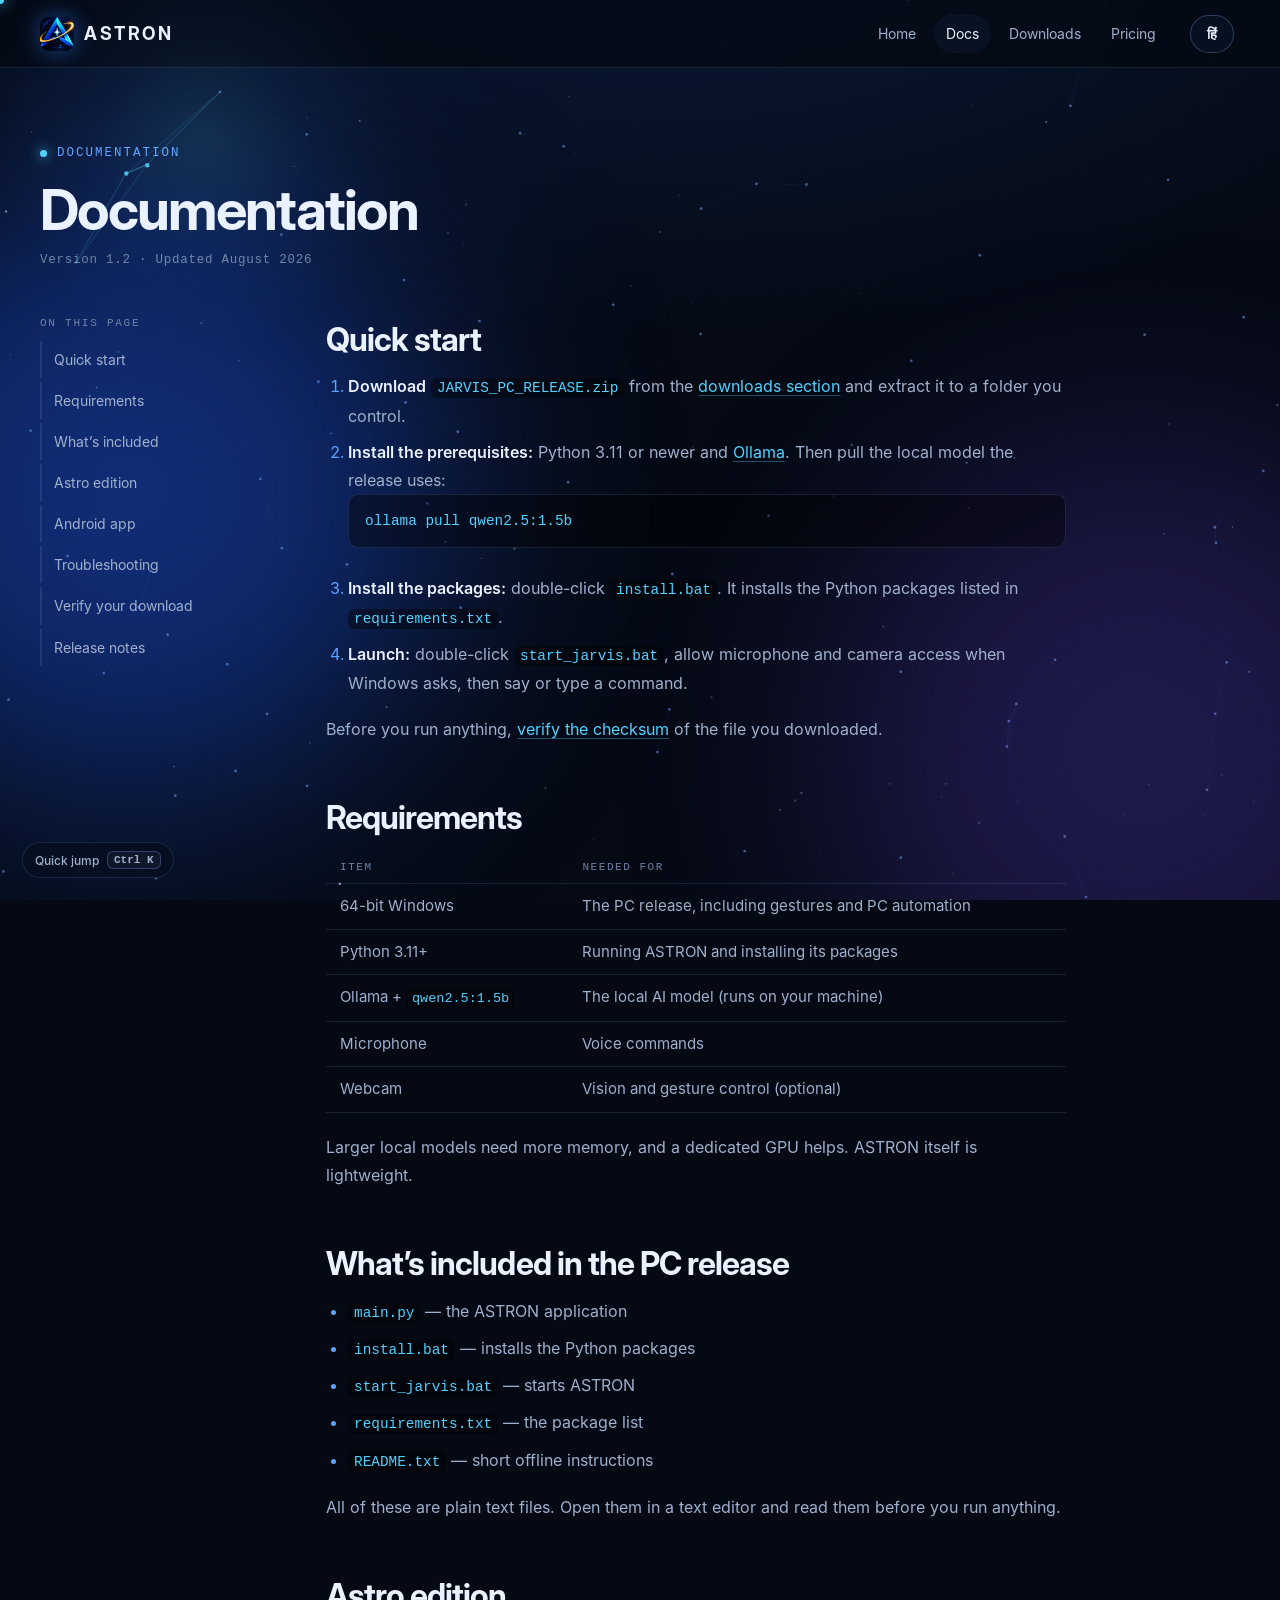
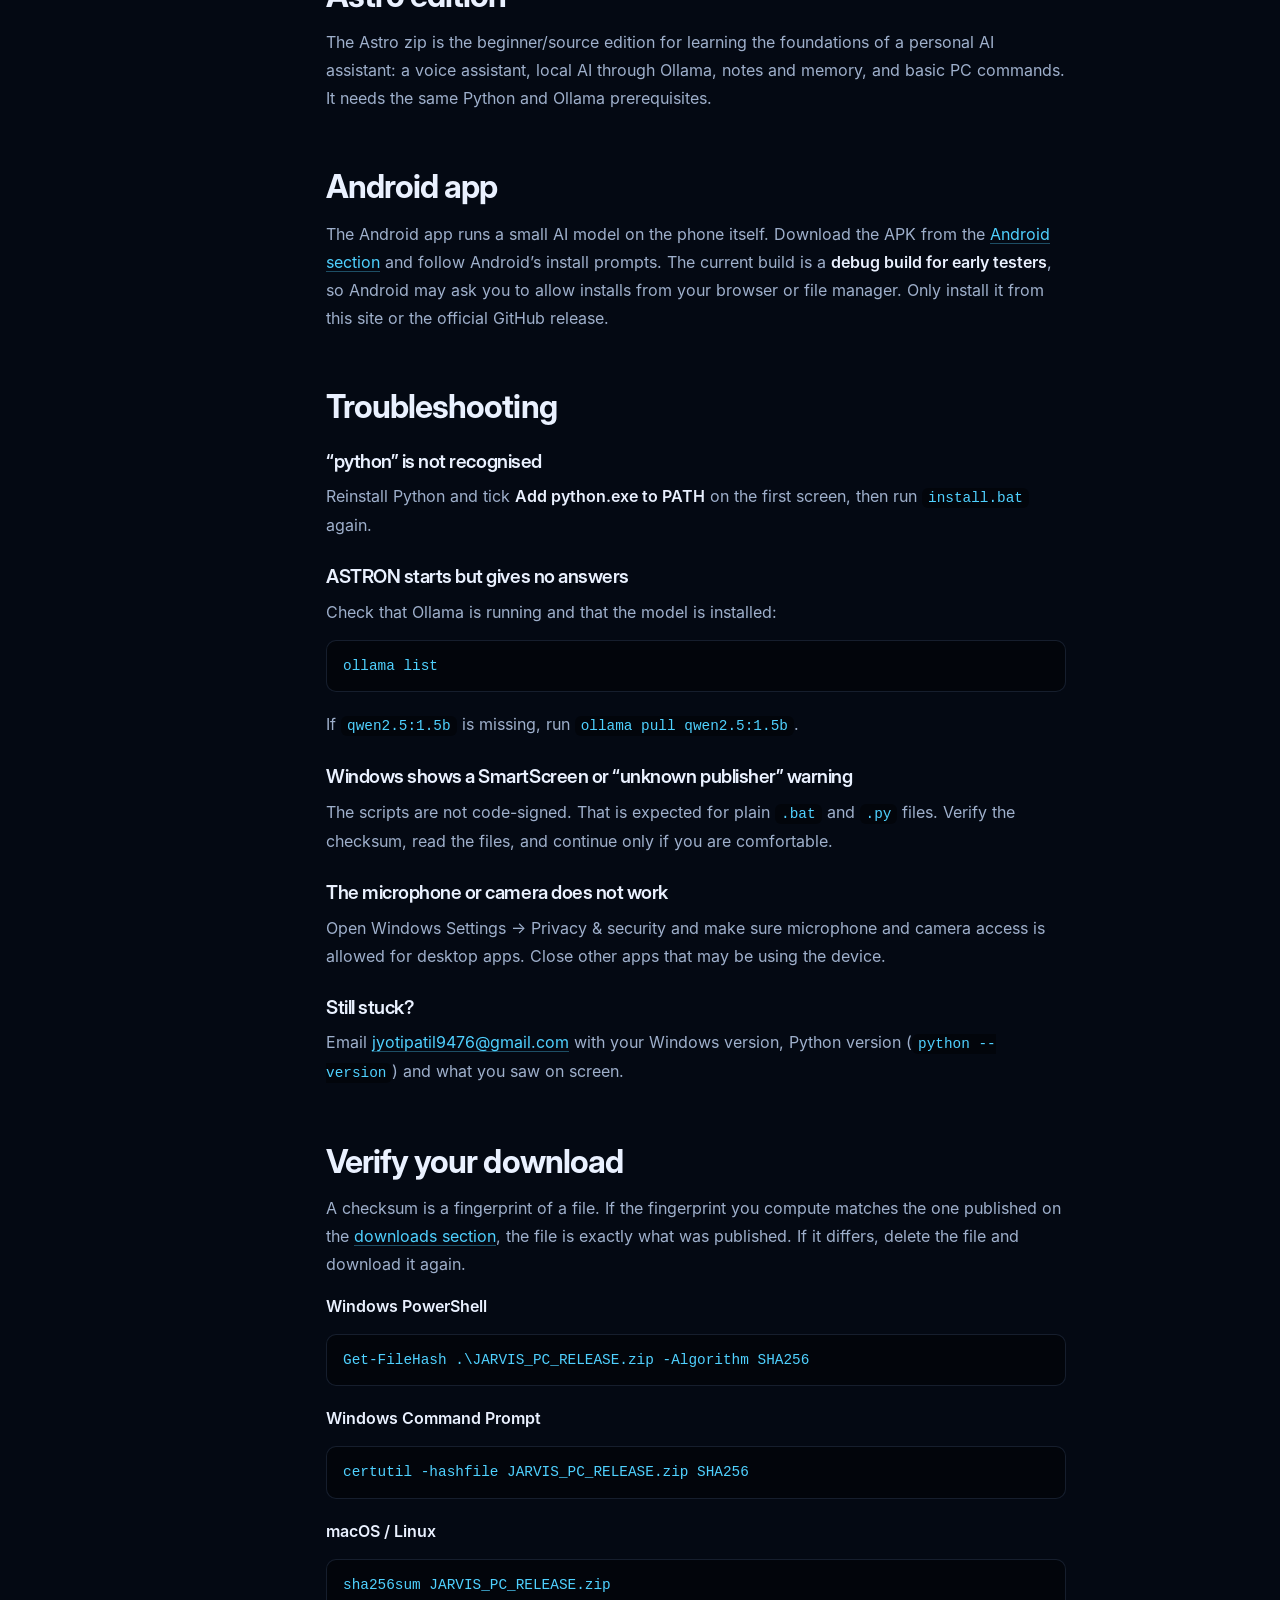
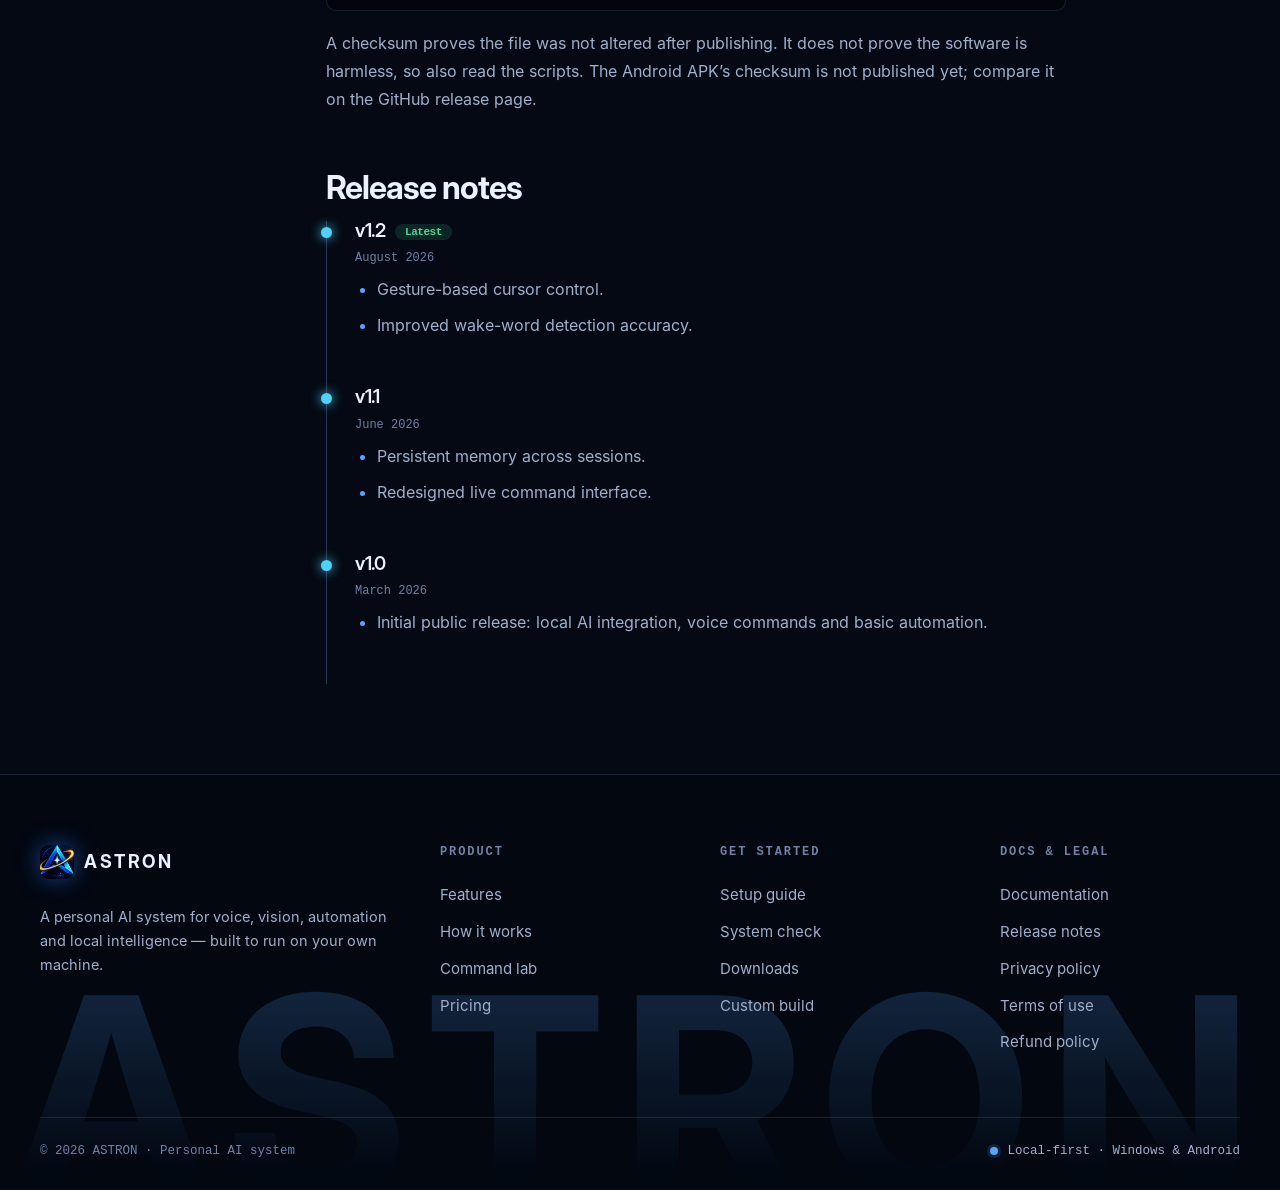
<file: docs.html>
<!DOCTYPE html>
<html lang="en">
<head>
<meta charset="UTF-8">
<meta name="viewport" content="width=device-width, initial-scale=1, viewport-fit=cover">
<script>document.documentElement.classList.add('js')</script>
<title>Documentation — ASTRON</title>
<meta name="description" content="Install, verify and troubleshoot ASTRON, plus release notes for every version.">
<meta name="theme-color" content="#040913">
<link rel="icon" href="favicon-48.png" sizes="48x48" type="image/png">
<link rel="icon" href="favicon-192.png" sizes="192x192" type="image/png">
<link rel="apple-touch-icon" href="apple-touch-icon.png">
<link rel="canonical" href="https://your-domain-here.com/docs.html">
<link rel="preload" as="font" type="font/woff" href="font-inter-400.woff" crossorigin>
<link rel="preload" as="font" type="font/woff" href="font-inter-display-700.woff" crossorigin>
<link rel="stylesheet" href="style.css">
<link rel="stylesheet" href="fx.css">
<link rel="stylesheet" href="fx3.css">
<link rel="stylesheet" href="fx4.css">
</head>
<body>
<a class="skip" href="#main">Skip to content</a>
<div class="bg-fx" aria-hidden="true"><canvas id="stars"></canvas><i class="aurora a1"></i><i class="aurora a2"></i></div>
<header class="simple-nav">
  <a class="logo" href="index.html"><img class="logo-img" src="astron-logo.webp" width="34" height="34" alt="" decoding="async">ASTRON</a>
  <nav class="links" aria-label="Primary">
    <a class="keep" href="index.html">Home</a>
    <a href="docs.html" class="active">Docs</a>
    <a href="index.html#downloads">Downloads</a>
    <a href="index.html#pricing">Pricing</a>
  </nav>
  <button type="button" class="lang-toggle" id="langToggle" aria-label="Switch language to Hindi" title="हिन्दी / English"><span>हिं</span></button>
</header>
<main id="main">
<section class="page-hero"><div class="container"><p class="eyebrow"><span class="eyebrow-dot"></span>Documentation</p><h1>Documentation</h1><p class="meta">Version 1.2 · Updated August 2026</p></div></section>
<div class="container doc-layout">
<aside class="doc-toc" aria-label="On this page"><h4>On this page</h4><a href="#quick-start">Quick start</a><a href="#requirements">Requirements</a><a href="#included">What’s included</a><a href="#starter">Astro edition</a><a href="#android">Android app</a><a href="#troubleshooting">Troubleshooting</a><a href="#verify">Verify your download</a><a href="#changelog">Release notes</a></aside>
<article class="prose">
<h2 id="quick-start">Quick start</h2>
<ol>
<li><strong>Download</strong> <code>JARVIS_PC_RELEASE.zip</code> from the <a href="index.html#downloads">downloads section</a> and extract it to a folder you control.</li>
<li><strong>Install the prerequisites:</strong> Python 3.11 or newer and <a href="https://ollama.com/download" rel="noopener">Ollama</a>. Then pull the local model the release uses:
<pre><code>ollama pull qwen2.5:1.5b</code></pre></li>
<li><strong>Install the packages:</strong> double-click <code>install.bat</code>. It installs the Python packages listed in <code>requirements.txt</code>.</li>
<li><strong>Launch:</strong> double-click <code>start_jarvis.bat</code>, allow microphone and camera access when Windows asks, then say or type a command.</li>
</ol>
<p>Before you run anything, <a href="#verify">verify the checksum</a> of the file you downloaded.</p>

<h2 id="requirements">Requirements</h2>
<table>
<tr><th>Item</th><th>Needed for</th></tr>
<tr><td>64-bit Windows</td><td>The PC release, including gestures and PC automation</td></tr>
<tr><td>Python 3.11+</td><td>Running ASTRON and installing its packages</td></tr>
<tr><td>Ollama + <code>qwen2.5:1.5b</code></td><td>The local AI model (runs on your machine)</td></tr>
<tr><td>Microphone</td><td>Voice commands</td></tr>
<tr><td>Webcam</td><td>Vision and gesture control (optional)</td></tr>
</table>
<p>Larger local models need more memory, and a dedicated GPU helps. ASTRON itself is lightweight.</p>

<h2 id="included">What’s included in the PC release</h2>
<ul>
<li><code>main.py</code> — the ASTRON application</li>
<li><code>install.bat</code> — installs the Python packages</li>
<li><code>start_jarvis.bat</code> — starts ASTRON</li>
<li><code>requirements.txt</code> — the package list</li>
<li><code>README.txt</code> — short offline instructions</li>
</ul>
<p>All of these are plain text files. Open them in a text editor and read them before you run anything.</p>

<h2 id="starter">Astro edition</h2>
<p>The Astro zip is the beginner/source edition for learning the foundations of a personal AI assistant: a voice assistant, local AI through Ollama, notes and memory, and basic PC commands. It needs the same Python and Ollama prerequisites.</p>

<h2 id="android">Android app</h2>
<p>The Android app runs a small AI model on the phone itself. Download the APK from the <a href="index.html#astron-android-download">Android section</a> and follow Android’s install prompts. The current build is a <strong>debug build for early testers</strong>, so Android may ask you to allow installs from your browser or file manager. Only install it from this site or the official GitHub release.</p>

<h2 id="troubleshooting">Troubleshooting</h2>
<h3>“python” is not recognised</h3>
<p>Reinstall Python and tick <strong>Add python.exe to PATH</strong> on the first screen, then run <code>install.bat</code> again.</p>
<h3>ASTRON starts but gives no answers</h3>
<p>Check that Ollama is running and that the model is installed:</p>
<pre><code>ollama list</code></pre>
<p>If <code>qwen2.5:1.5b</code> is missing, run <code>ollama pull qwen2.5:1.5b</code>.</p>
<h3>Windows shows a SmartScreen or “unknown publisher” warning</h3>
<p>The scripts are not code-signed. That is expected for plain <code>.bat</code> and <code>.py</code> files. Verify the checksum, read the files, and continue only if you are comfortable.</p>
<h3>The microphone or camera does not work</h3>
<p>Open Windows Settings → Privacy &amp; security and make sure microphone and camera access is allowed for desktop apps. Close other apps that may be using the device.</p>
<h3>Still stuck?</h3>
<p>Email <a href="mailto:jyotipatil9476@gmail.com">jyotipatil9476@gmail.com</a> with your Windows version, Python version (<code>python --version</code>) and what you saw on screen.</p>

<h2 id="verify">Verify your download</h2>
<p>A checksum is a fingerprint of a file. If the fingerprint you compute matches the one published on the <a href="index.html#downloads">downloads section</a>, the file is exactly what was published. If it differs, delete the file and download it again.</p>
<p><strong>Windows PowerShell</strong></p>
<pre><code>Get-FileHash .\JARVIS_PC_RELEASE.zip -Algorithm SHA256</code></pre>
<p><strong>Windows Command Prompt</strong></p>
<pre><code>certutil -hashfile JARVIS_PC_RELEASE.zip SHA256</code></pre>
<p><strong>macOS / Linux</strong></p>
<pre><code>sha256sum JARVIS_PC_RELEASE.zip</code></pre>
<p>A checksum proves the file was not altered after publishing. It does not prove the software is harmless, so also read the scripts. The Android APK’s checksum is not published yet; compare it on the GitHub release page.</p>

<h2 id="changelog">Release notes</h2>
<div class="release"><h3>v1.2<span class="tag">Latest</span></h3><time>August 2026</time>
<ul><li>Gesture-based cursor control.</li><li>Improved wake-word detection accuracy.</li></ul></div>
<div class="release"><h3>v1.1</h3><time>June 2026</time>
<ul><li>Persistent memory across sessions.</li><li>Redesigned live command interface.</li></ul></div>
<div class="release"><h3>v1.0</h3><time>March 2026</time>
<ul><li>Initial public release: local AI integration, voice commands and basic automation.</li></ul></div>
</article>
</div>
</main>

<footer class="footer">
  <div class="container footer-grid">
    <div class="footer-brand">
      <a class="logo" href="index.html"><img class="logo-img" src="astron-logo.webp" width="34" height="34" alt="" decoding="async">ASTRON</a>
      <p>A personal AI system for voice, vision, automation and local intelligence — built to run on your own machine.</p>
    </div>
    <nav aria-label="Product"><h4>Product</h4><a href="index.html#capabilities">Features</a><a href="index.html#architecture">How it works</a><a href="index.html#command-playground">Command lab</a><a href="index.html#pricing">Pricing</a></nav>
    <nav aria-label="Get started"><h4>Get started</h4><a href="index.html#setup">Setup guide</a><a href="index.html#compatibility">System check</a><a href="index.html#downloads">Downloads</a><a href="index.html#custom">Custom build</a></nav>
    <nav aria-label="Legal and docs"><h4>Docs &amp; legal</h4><a href="docs.html">Documentation</a><a href="docs.html#changelog">Release notes</a><a href="privacy.html">Privacy policy</a><a href="terms.html">Terms of use</a><a href="refund.html">Refund policy</a></nav>
  </div>
  <div class="container footer-bottom"><span>© <span id="year">2026</span> ASTRON · Personal AI system</span><span class="footer-status"><i class="dot-static" aria-hidden="true"></i>Local-first · Windows &amp; Android</span></div>
</footer>
<script src="site-config.js" defer></script>
<script src="i18n.js" defer></script>
<script src="script.js" defer></script>
<script src="fx.js" defer></script>
<script src="fx3.js" defer></script>
</body>
</html>
</file>
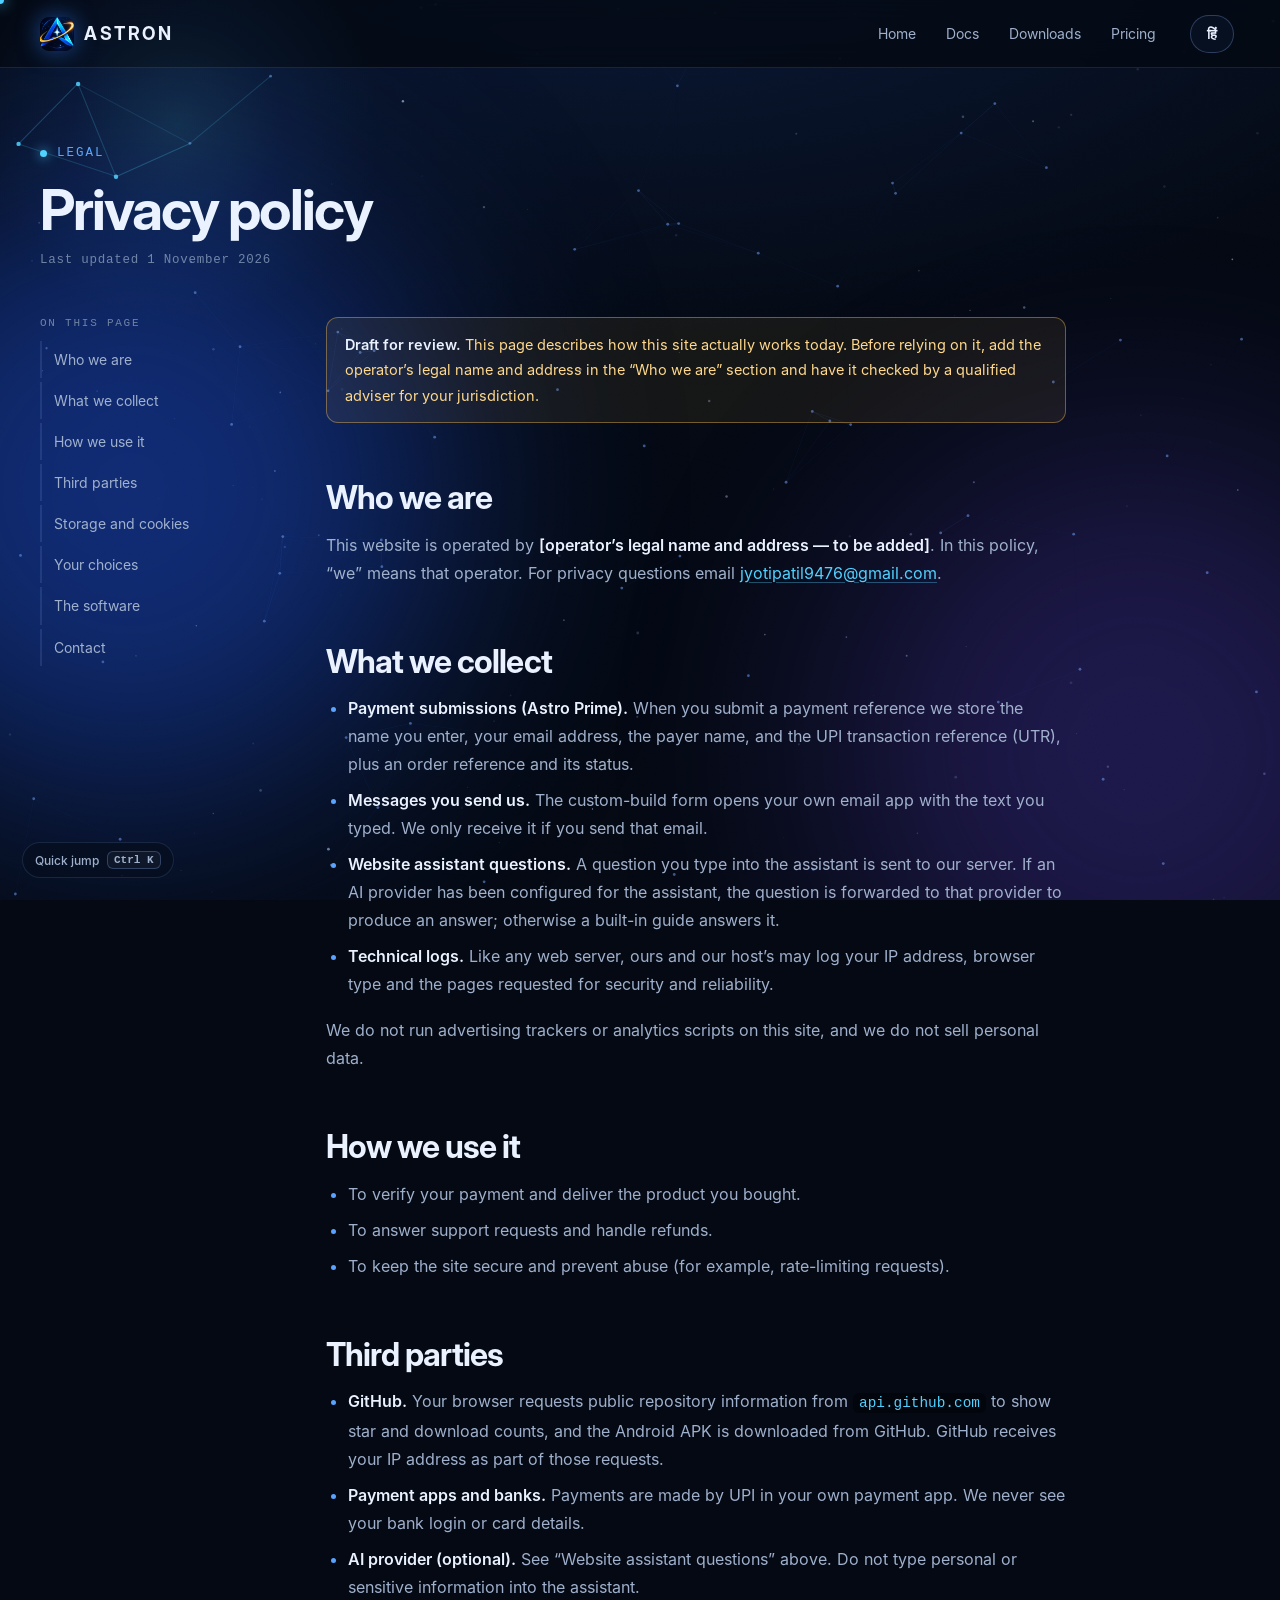
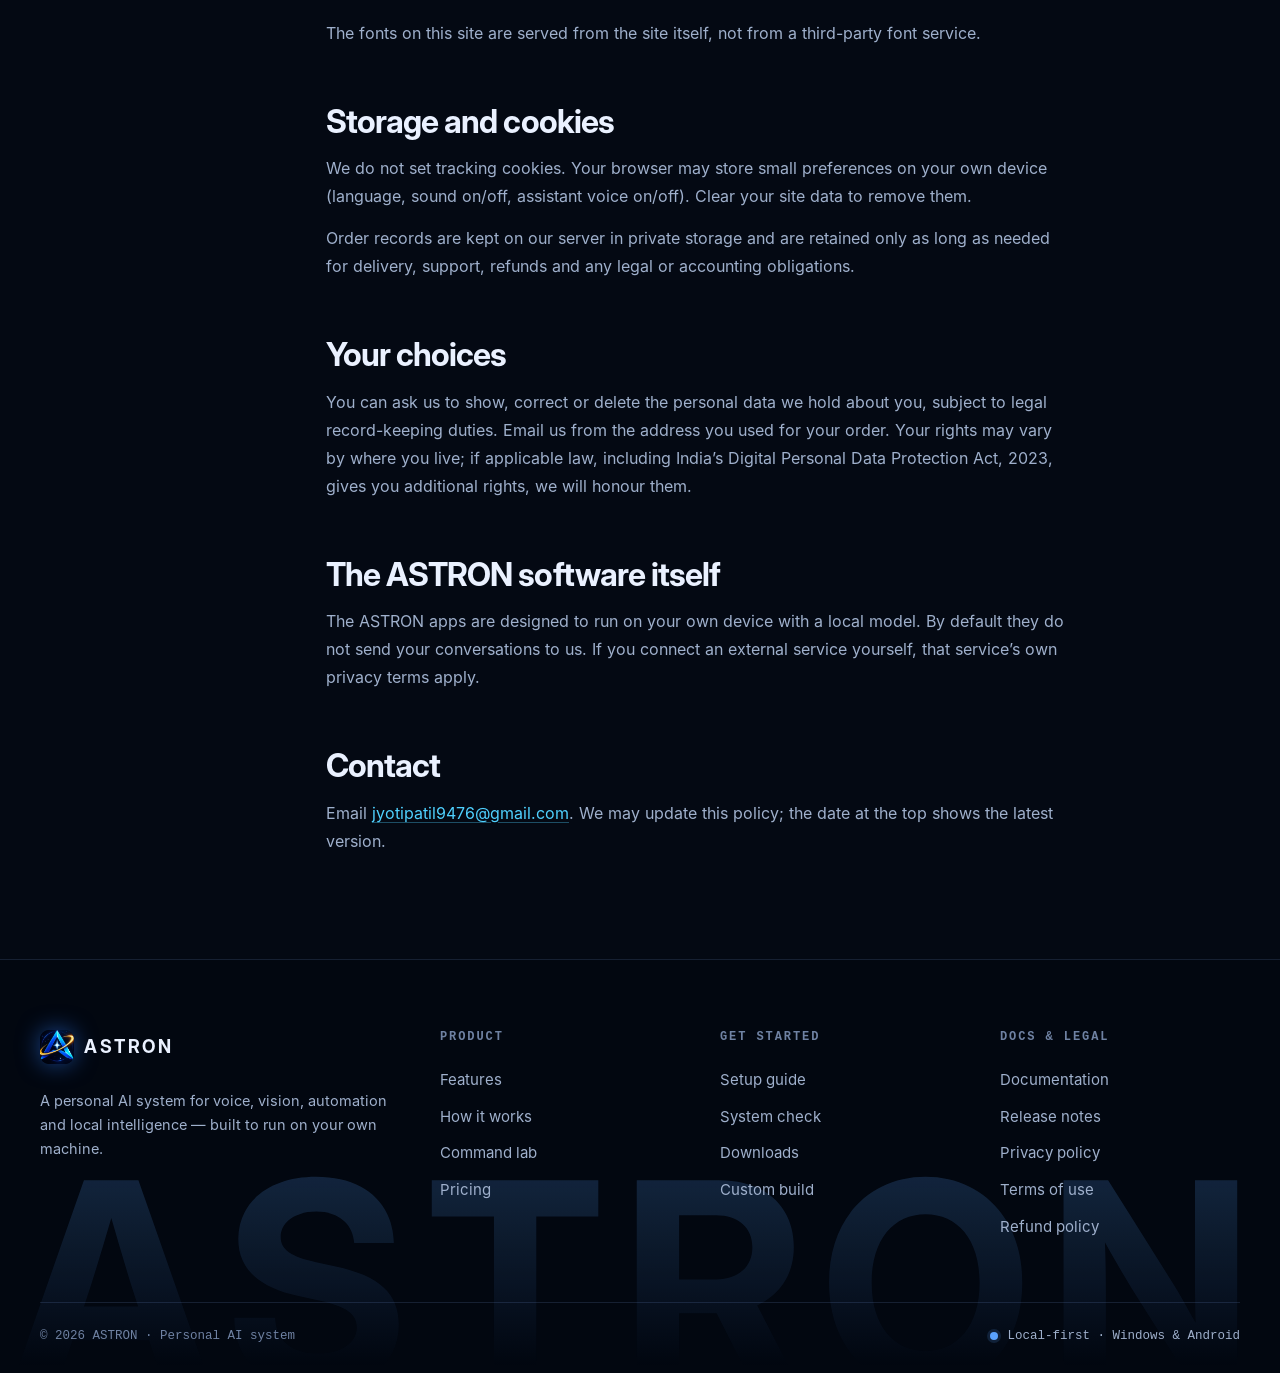
<file: privacy.html>
<!DOCTYPE html>
<html lang="en">
<head>
<meta charset="UTF-8">
<meta name="viewport" content="width=device-width, initial-scale=1, viewport-fit=cover">
<script>document.documentElement.classList.add('js')</script>
<title>Privacy policy — ASTRON</title>
<meta name="description" content="What ASTRON’s website collects, why, and how to contact us.">
<meta name="theme-color" content="#040913">
<link rel="icon" href="favicon-48.png" sizes="48x48" type="image/png">
<link rel="icon" href="favicon-192.png" sizes="192x192" type="image/png">
<link rel="apple-touch-icon" href="apple-touch-icon.png">
<link rel="canonical" href="https://your-domain-here.com/privacy.html">
<link rel="preload" as="font" type="font/woff" href="font-inter-400.woff" crossorigin>
<link rel="preload" as="font" type="font/woff" href="font-inter-display-700.woff" crossorigin>
<link rel="stylesheet" href="style.css">
<link rel="stylesheet" href="fx.css">
<link rel="stylesheet" href="fx3.css">
<link rel="stylesheet" href="fx4.css">
</head>
<body>
<a class="skip" href="#main">Skip to content</a>
<div class="bg-fx" aria-hidden="true"><canvas id="stars"></canvas><i class="aurora a1"></i><i class="aurora a2"></i></div>
<header class="simple-nav">
  <a class="logo" href="index.html"><img class="logo-img" src="astron-logo.webp" width="34" height="34" alt="" decoding="async">ASTRON</a>
  <nav class="links" aria-label="Primary">
    <a class="keep" href="index.html">Home</a>
    <a href="docs.html">Docs</a>
    <a href="index.html#downloads">Downloads</a>
    <a href="index.html#pricing">Pricing</a>
  </nav>
  <button type="button" class="lang-toggle" id="langToggle" aria-label="Switch language to Hindi" title="हिन्दी / English"><span>हिं</span></button>
</header>
<main id="main">
<section class="page-hero"><div class="container"><p class="eyebrow"><span class="eyebrow-dot"></span>Legal</p><h1>Privacy policy</h1><p class="meta">Last updated 1 November 2026</p></div></section>
<div class="container doc-layout">
<aside class="doc-toc" aria-label="On this page"><h4>On this page</h4><a href="#who">Who we are</a><a href="#collect">What we collect</a><a href="#use">How we use it</a><a href="#third">Third parties</a><a href="#storage">Storage and cookies</a><a href="#rights">Your choices</a><a href="#software">The software</a><a href="#contact">Contact</a></aside>
<article class="prose">
<p class="draft-note"><strong>Draft for review.</strong> This page describes how this site actually works today. Before relying on it, add the operator’s legal name and address in the “Who we are” section and have it checked by a qualified adviser for your jurisdiction.</p>
<h2 id="who">Who we are</h2>
<p>This website is operated by <strong>[operator’s legal name and address — to be added]</strong>. In this policy, “we” means that operator. For privacy questions email <a href="mailto:jyotipatil9476@gmail.com">jyotipatil9476@gmail.com</a>.</p>
<h2 id="collect">What we collect</h2>
<ul>
<li><strong>Payment submissions (Astro Prime).</strong> When you submit a payment reference we store the name you enter, your email address, the payer name, and the UPI transaction reference (UTR), plus an order reference and its status.</li>
<li><strong>Messages you send us.</strong> The custom-build form opens your own email app with the text you typed. We only receive it if you send that email.</li>
<li><strong>Website assistant questions.</strong> A question you type into the assistant is sent to our server. If an AI provider has been configured for the assistant, the question is forwarded to that provider to produce an answer; otherwise a built-in guide answers it.</li>
<li><strong>Technical logs.</strong> Like any web server, ours and our host’s may log your IP address, browser type and the pages requested for security and reliability.</li>
</ul>
<p>We do not run advertising trackers or analytics scripts on this site, and we do not sell personal data.</p>
<h2 id="use">How we use it</h2>
<ul>
<li>To verify your payment and deliver the product you bought.</li>
<li>To answer support requests and handle refunds.</li>
<li>To keep the site secure and prevent abuse (for example, rate-limiting requests).</li>
</ul>
<h2 id="third">Third parties</h2>
<ul>
<li><strong>GitHub.</strong> Your browser requests public repository information from <code>api.github.com</code> to show star and download counts, and the Android APK is downloaded from GitHub. GitHub receives your IP address as part of those requests.</li>
<li><strong>Payment apps and banks.</strong> Payments are made by UPI in your own payment app. We never see your bank login or card details.</li>
<li><strong>AI provider (optional).</strong> See “Website assistant questions” above. Do not type personal or sensitive information into the assistant.</li>
</ul>
<p>The fonts on this site are served from the site itself, not from a third-party font service.</p>
<h2 id="storage">Storage and cookies</h2>
<p>We do not set tracking cookies. Your browser may store small preferences on your own device (language, sound on/off, assistant voice on/off). Clear your site data to remove them.</p>
<p>Order records are kept on our server in private storage and are retained only as long as needed for delivery, support, refunds and any legal or accounting obligations.</p>
<h2 id="rights">Your choices</h2>
<p>You can ask us to show, correct or delete the personal data we hold about you, subject to legal record-keeping duties. Email us from the address you used for your order. Your rights may vary by where you live; if applicable law, including India’s Digital Personal Data Protection Act, 2023, gives you additional rights, we will honour them.</p>
<h2 id="software">The ASTRON software itself</h2>
<p>The ASTRON apps are designed to run on your own device with a local model. By default they do not send your conversations to us. If you connect an external service yourself, that service’s own privacy terms apply.</p>
<h2 id="contact">Contact</h2>
<p>Email <a href="mailto:jyotipatil9476@gmail.com">jyotipatil9476@gmail.com</a>. We may update this policy; the date at the top shows the latest version.</p>
</article>
</div>
</main>

<footer class="footer">
  <div class="container footer-grid">
    <div class="footer-brand">
      <a class="logo" href="index.html"><img class="logo-img" src="astron-logo.webp" width="34" height="34" alt="" decoding="async">ASTRON</a>
      <p>A personal AI system for voice, vision, automation and local intelligence — built to run on your own machine.</p>
    </div>
    <nav aria-label="Product"><h4>Product</h4><a href="index.html#capabilities">Features</a><a href="index.html#architecture">How it works</a><a href="index.html#command-playground">Command lab</a><a href="index.html#pricing">Pricing</a></nav>
    <nav aria-label="Get started"><h4>Get started</h4><a href="index.html#setup">Setup guide</a><a href="index.html#compatibility">System check</a><a href="index.html#downloads">Downloads</a><a href="index.html#custom">Custom build</a></nav>
    <nav aria-label="Legal and docs"><h4>Docs &amp; legal</h4><a href="docs.html">Documentation</a><a href="docs.html#changelog">Release notes</a><a href="privacy.html">Privacy policy</a><a href="terms.html">Terms of use</a><a href="refund.html">Refund policy</a></nav>
  </div>
  <div class="container footer-bottom"><span>© <span id="year">2026</span> ASTRON · Personal AI system</span><span class="footer-status"><i class="dot-static" aria-hidden="true"></i>Local-first · Windows &amp; Android</span></div>
</footer>
<script src="site-config.js" defer></script>
<script src="i18n.js" defer></script>
<script src="script.js" defer></script>
<script src="fx.js" defer></script>
<script src="fx3.js" defer></script>
</body>
</html>
</file>
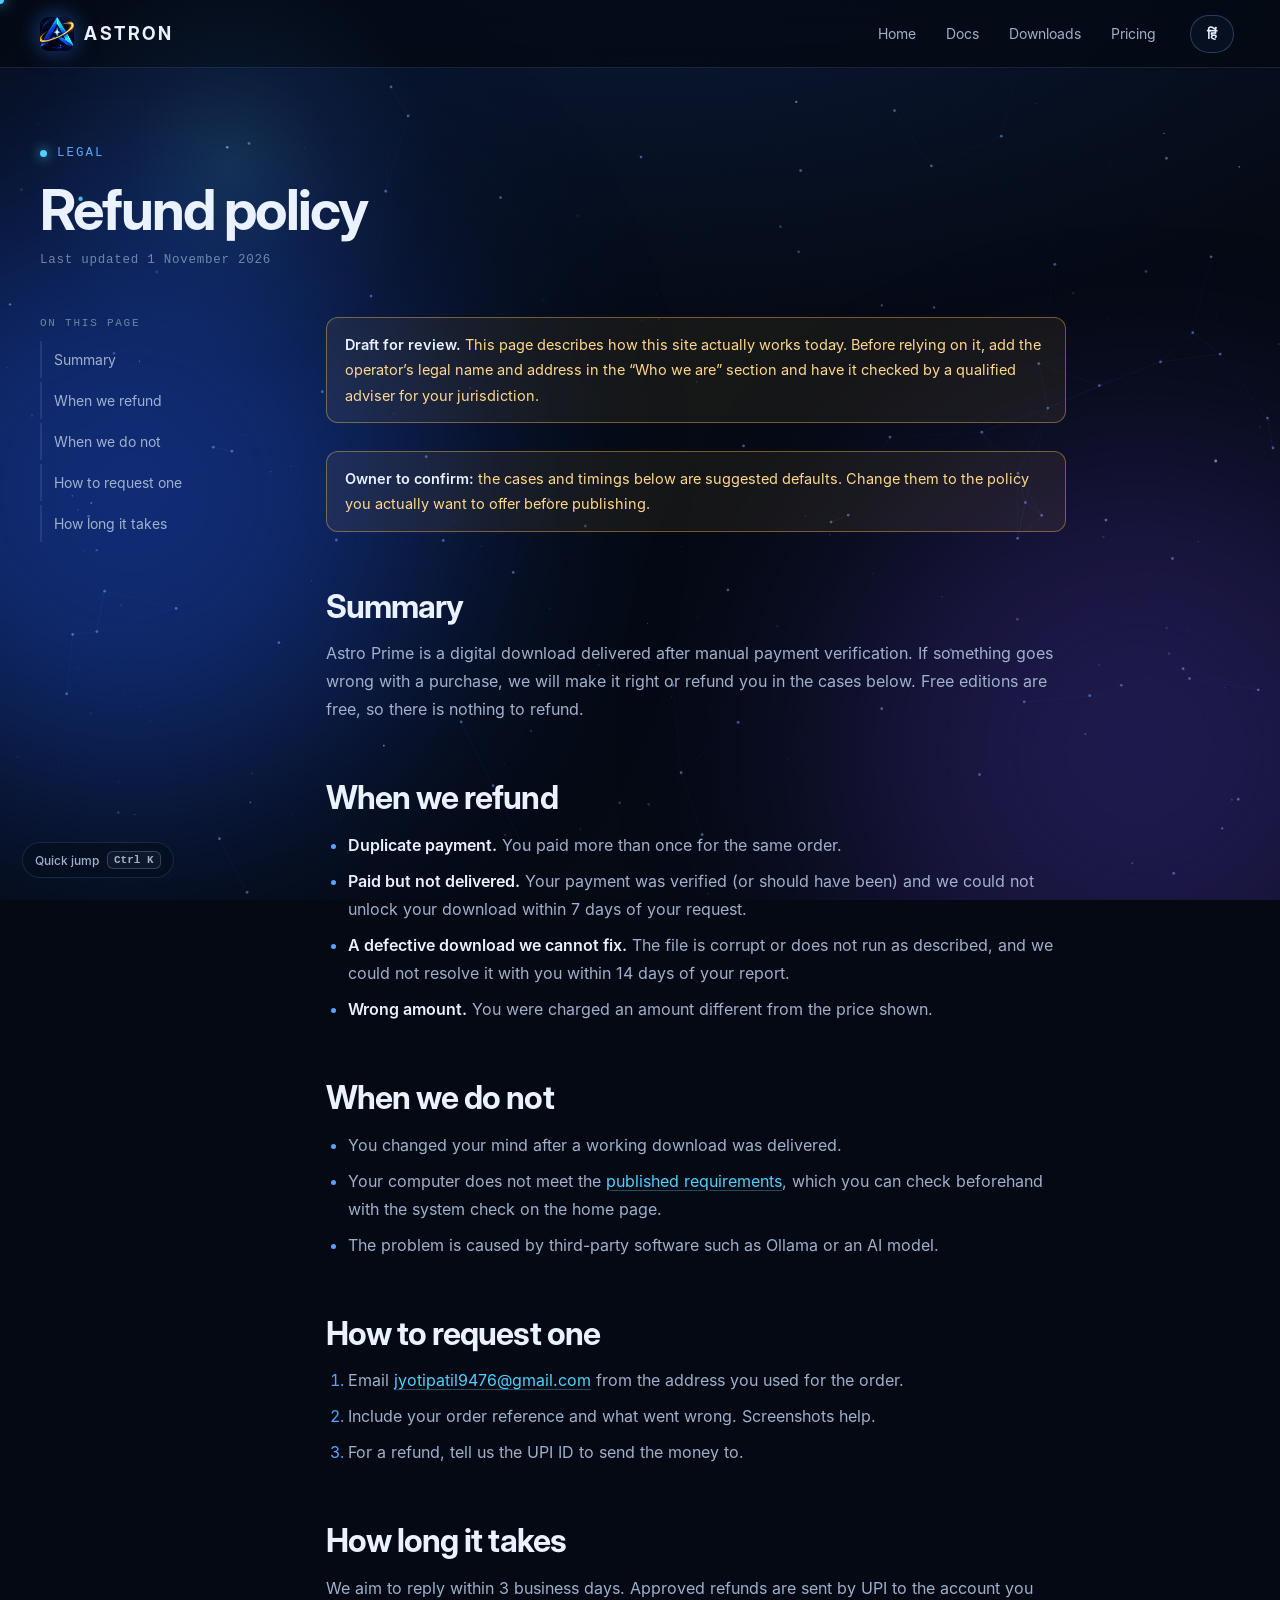
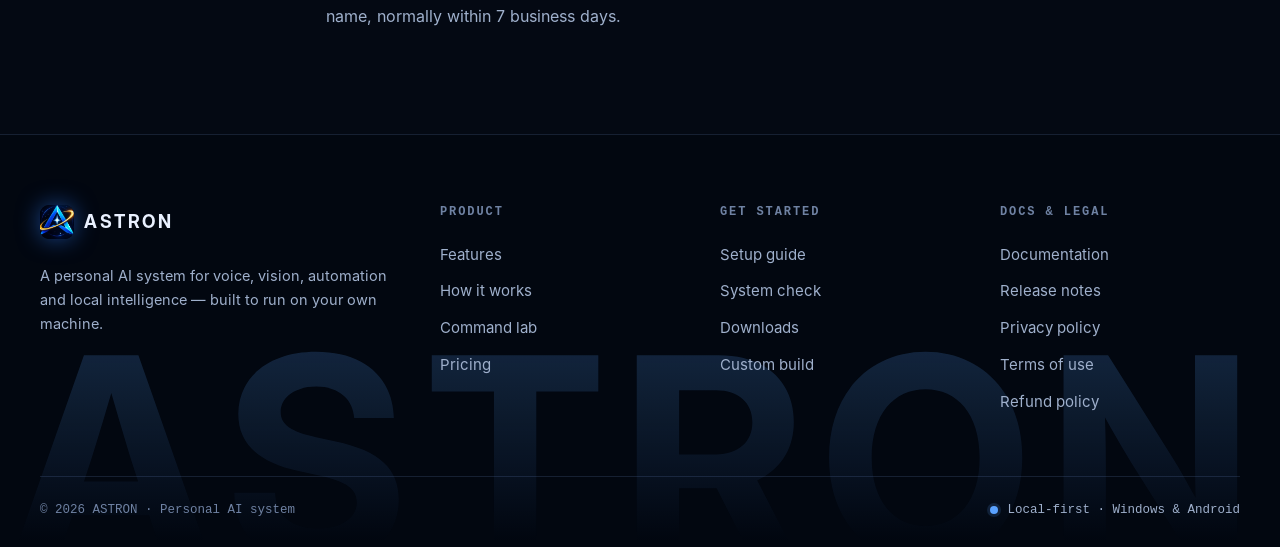
<file: refund.html>
<!DOCTYPE html>
<html lang="en">
<head>
<meta charset="UTF-8">
<meta name="viewport" content="width=device-width, initial-scale=1, viewport-fit=cover">
<script>document.documentElement.classList.add('js')</script>
<title>Refund policy — ASTRON</title>
<meta name="description" content="When you can get a refund for Astro Prime, and how to ask.">
<meta name="theme-color" content="#040913">
<link rel="icon" href="favicon-48.png" sizes="48x48" type="image/png">
<link rel="icon" href="favicon-192.png" sizes="192x192" type="image/png">
<link rel="apple-touch-icon" href="apple-touch-icon.png">
<link rel="canonical" href="https://your-domain-here.com/refund.html">
<link rel="preload" as="font" type="font/woff" href="font-inter-400.woff" crossorigin>
<link rel="preload" as="font" type="font/woff" href="font-inter-display-700.woff" crossorigin>
<link rel="stylesheet" href="style.css">
<link rel="stylesheet" href="fx.css">
<link rel="stylesheet" href="fx3.css">
<link rel="stylesheet" href="fx4.css">
</head>
<body>
<a class="skip" href="#main">Skip to content</a>
<div class="bg-fx" aria-hidden="true"><canvas id="stars"></canvas><i class="aurora a1"></i><i class="aurora a2"></i></div>
<header class="simple-nav">
  <a class="logo" href="index.html"><img class="logo-img" src="astron-logo.webp" width="34" height="34" alt="" decoding="async">ASTRON</a>
  <nav class="links" aria-label="Primary">
    <a class="keep" href="index.html">Home</a>
    <a href="docs.html">Docs</a>
    <a href="index.html#downloads">Downloads</a>
    <a href="index.html#pricing">Pricing</a>
  </nav>
  <button type="button" class="lang-toggle" id="langToggle" aria-label="Switch language to Hindi" title="हिन्दी / English"><span>हिं</span></button>
</header>
<main id="main">
<section class="page-hero"><div class="container"><p class="eyebrow"><span class="eyebrow-dot"></span>Legal</p><h1>Refund policy</h1><p class="meta">Last updated 1 November 2026</p></div></section>
<div class="container doc-layout">
<aside class="doc-toc" aria-label="On this page"><h4>On this page</h4><a href="#summary">Summary</a><a href="#eligible">When we refund</a><a href="#not">When we do not</a><a href="#how">How to request one</a><a href="#time">How long it takes</a></aside>
<article class="prose">
<p class="draft-note"><strong>Draft for review.</strong> This page describes how this site actually works today. Before relying on it, add the operator’s legal name and address in the “Who we are” section and have it checked by a qualified adviser for your jurisdiction.</p>
<p class="draft-note"><strong>Owner to confirm:</strong> the cases and timings below are suggested defaults. Change them to the policy you actually want to offer before publishing.</p>
<h2 id="summary">Summary</h2>
<p>Astro Prime is a digital download delivered after manual payment verification. If something goes wrong with a purchase, we will make it right or refund you in the cases below. Free editions are free, so there is nothing to refund.</p>
<h2 id="eligible">When we refund</h2>
<ul>
<li><strong>Duplicate payment.</strong> You paid more than once for the same order.</li>
<li><strong>Paid but not delivered.</strong> Your payment was verified (or should have been) and we could not unlock your download within 7 days of your request.</li>
<li><strong>A defective download we cannot fix.</strong> The file is corrupt or does not run as described, and we could not resolve it with you within 14 days of your report.</li>
<li><strong>Wrong amount.</strong> You were charged an amount different from the price shown.</li>
</ul>
<h2 id="not">When we do not</h2>
<ul>
<li>You changed your mind after a working download was delivered.</li>
<li>Your computer does not meet the <a href="docs.html#requirements">published requirements</a>, which you can check beforehand with the system check on the home page.</li>
<li>The problem is caused by third-party software such as Ollama or an AI model.</li>
</ul>
<h2 id="how">How to request one</h2>
<ol>
<li>Email <a href="mailto:jyotipatil9476@gmail.com">jyotipatil9476@gmail.com</a> from the address you used for the order.</li>
<li>Include your order reference and what went wrong. Screenshots help.</li>
<li>For a refund, tell us the UPI ID to send the money to.</li>
</ol>
<h2 id="time">How long it takes</h2>
<p>We aim to reply within 3 business days. Approved refunds are sent by UPI to the account you name, normally within 7 business days.</p>
</article>
</div>
</main>

<footer class="footer">
  <div class="container footer-grid">
    <div class="footer-brand">
      <a class="logo" href="index.html"><img class="logo-img" src="astron-logo.webp" width="34" height="34" alt="" decoding="async">ASTRON</a>
      <p>A personal AI system for voice, vision, automation and local intelligence — built to run on your own machine.</p>
    </div>
    <nav aria-label="Product"><h4>Product</h4><a href="index.html#capabilities">Features</a><a href="index.html#architecture">How it works</a><a href="index.html#command-playground">Command lab</a><a href="index.html#pricing">Pricing</a></nav>
    <nav aria-label="Get started"><h4>Get started</h4><a href="index.html#setup">Setup guide</a><a href="index.html#compatibility">System check</a><a href="index.html#downloads">Downloads</a><a href="index.html#custom">Custom build</a></nav>
    <nav aria-label="Legal and docs"><h4>Docs &amp; legal</h4><a href="docs.html">Documentation</a><a href="docs.html#changelog">Release notes</a><a href="privacy.html">Privacy policy</a><a href="terms.html">Terms of use</a><a href="refund.html">Refund policy</a></nav>
  </div>
  <div class="container footer-bottom"><span>© <span id="year">2026</span> ASTRON · Personal AI system</span><span class="footer-status"><i class="dot-static" aria-hidden="true"></i>Local-first · Windows &amp; Android</span></div>
</footer>
<script src="site-config.js" defer></script>
<script src="i18n.js" defer></script>
<script src="script.js" defer></script>
<script src="fx.js" defer></script>
<script src="fx3.js" defer></script>
</body>
</html>
</file>
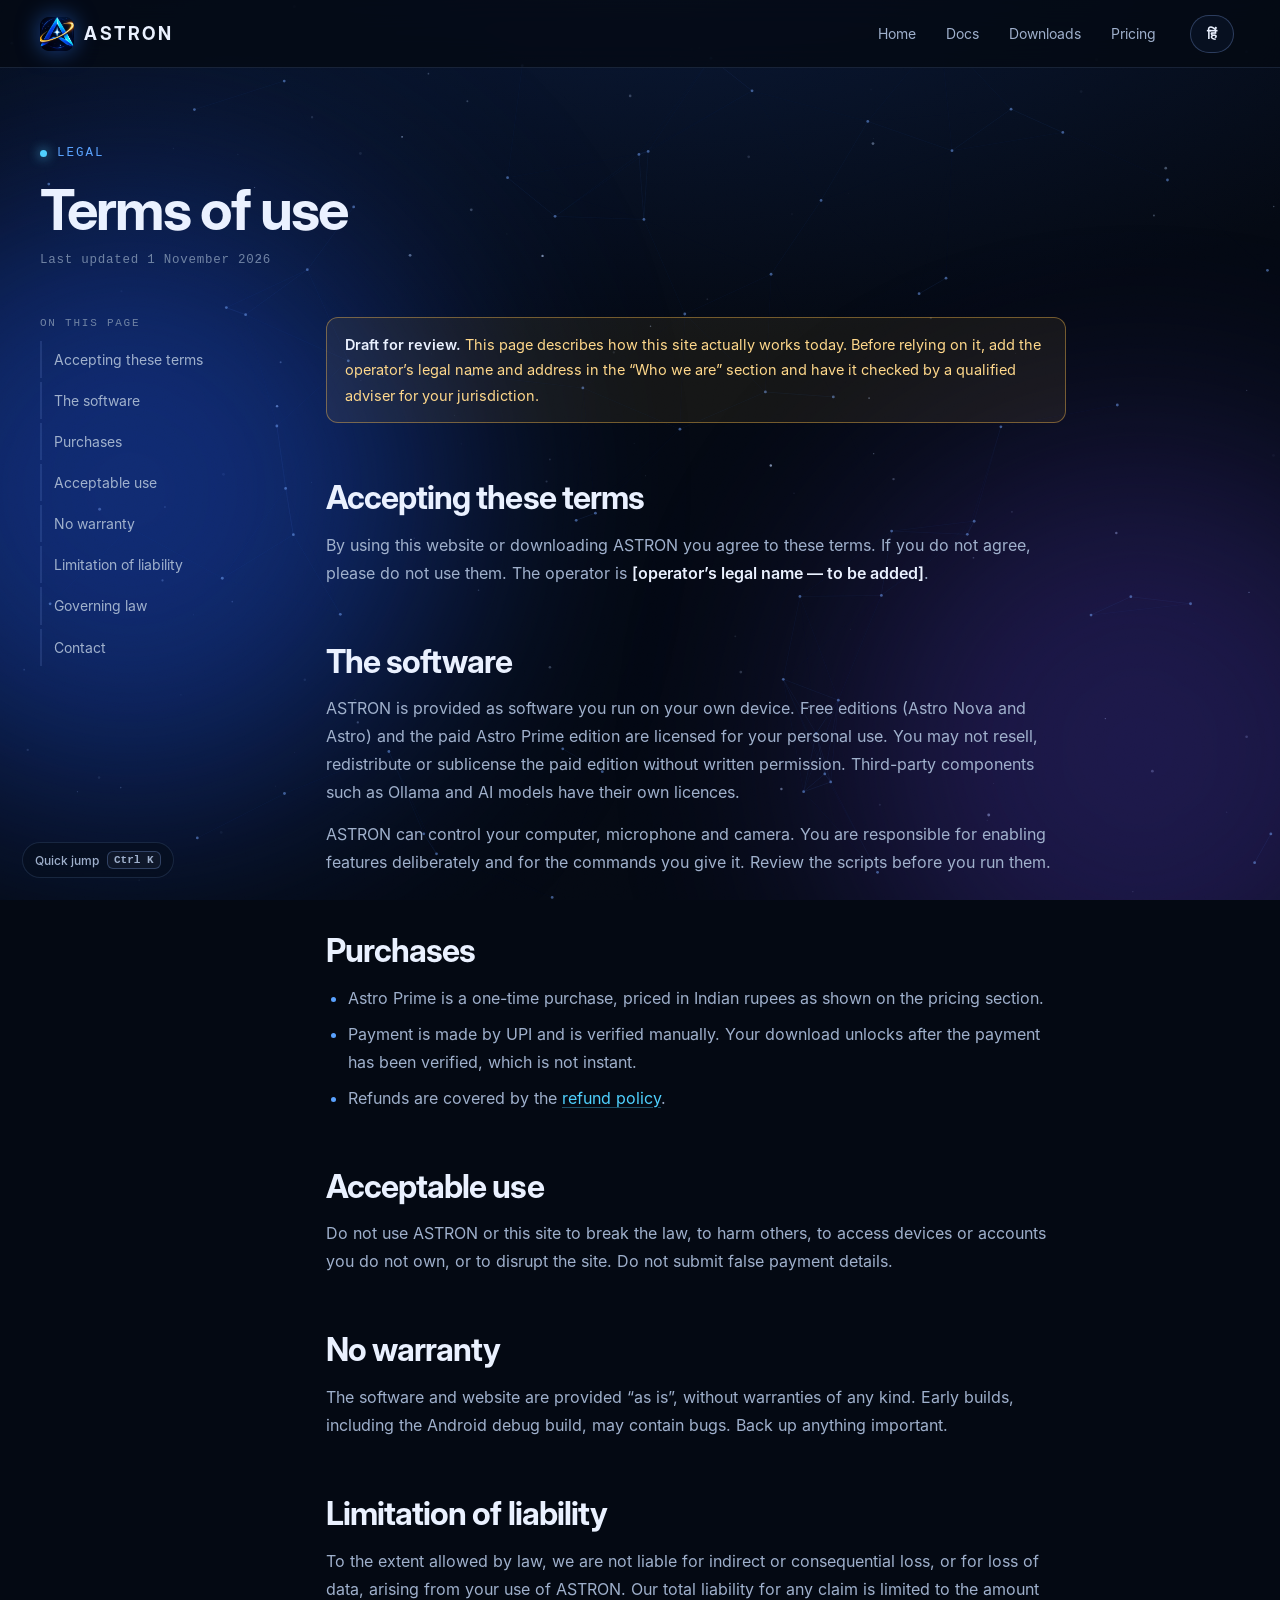
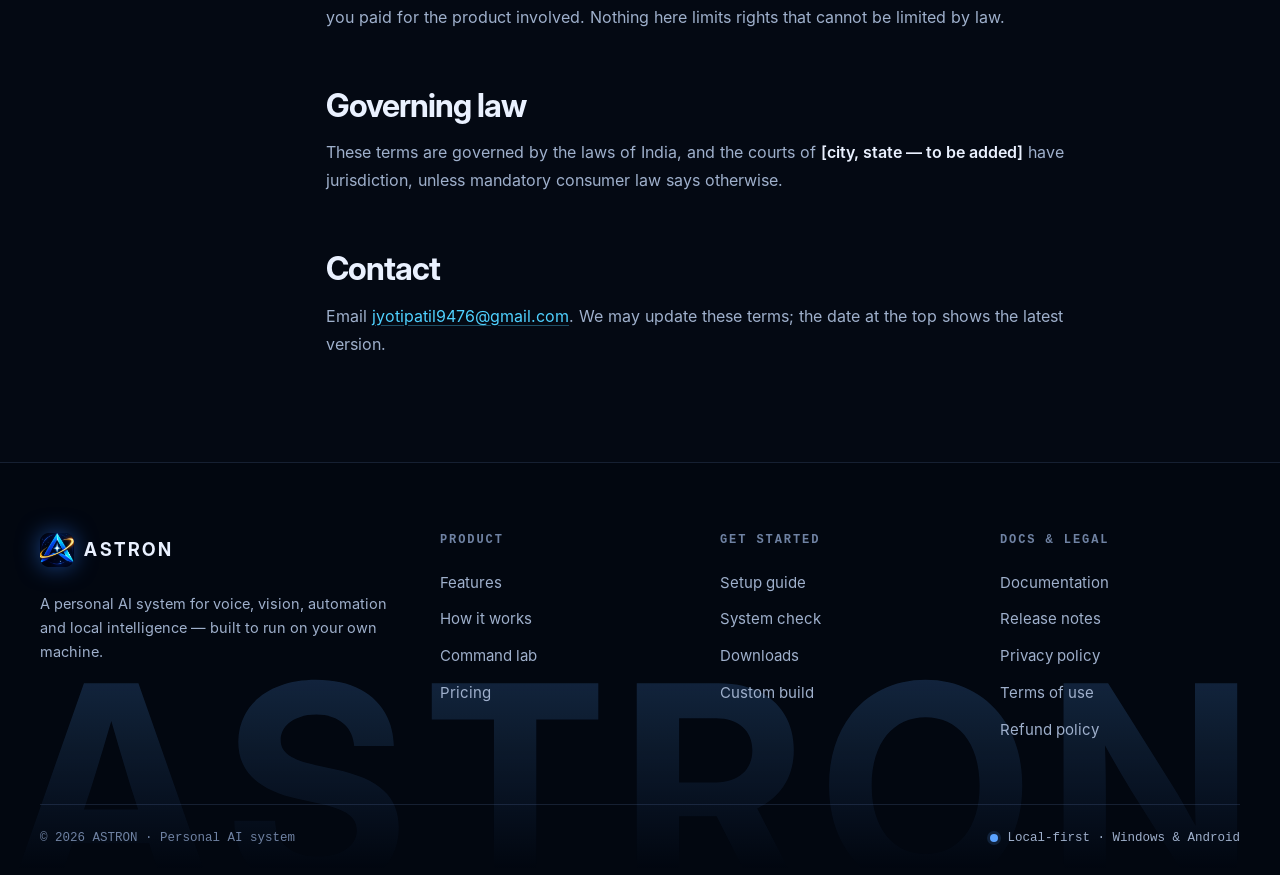
<file: terms.html>
<!DOCTYPE html>
<html lang="en">
<head>
<meta charset="UTF-8">
<meta name="viewport" content="width=device-width, initial-scale=1, viewport-fit=cover">
<script>document.documentElement.classList.add('js')</script>
<title>Terms of use — ASTRON</title>
<meta name="description" content="The rules for using the ASTRON website and software.">
<meta name="theme-color" content="#040913">
<link rel="icon" href="favicon-48.png" sizes="48x48" type="image/png">
<link rel="icon" href="favicon-192.png" sizes="192x192" type="image/png">
<link rel="apple-touch-icon" href="apple-touch-icon.png">
<link rel="canonical" href="https://your-domain-here.com/terms.html">
<link rel="preload" as="font" type="font/woff" href="font-inter-400.woff" crossorigin>
<link rel="preload" as="font" type="font/woff" href="font-inter-display-700.woff" crossorigin>
<link rel="stylesheet" href="style.css">
<link rel="stylesheet" href="fx.css">
<link rel="stylesheet" href="fx3.css">
<link rel="stylesheet" href="fx4.css">
</head>
<body>
<a class="skip" href="#main">Skip to content</a>
<div class="bg-fx" aria-hidden="true"><canvas id="stars"></canvas><i class="aurora a1"></i><i class="aurora a2"></i></div>
<header class="simple-nav">
  <a class="logo" href="index.html"><img class="logo-img" src="astron-logo.webp" width="34" height="34" alt="" decoding="async">ASTRON</a>
  <nav class="links" aria-label="Primary">
    <a class="keep" href="index.html">Home</a>
    <a href="docs.html">Docs</a>
    <a href="index.html#downloads">Downloads</a>
    <a href="index.html#pricing">Pricing</a>
  </nav>
  <button type="button" class="lang-toggle" id="langToggle" aria-label="Switch language to Hindi" title="हिन्दी / English"><span>हिं</span></button>
</header>
<main id="main">
<section class="page-hero"><div class="container"><p class="eyebrow"><span class="eyebrow-dot"></span>Legal</p><h1>Terms of use</h1><p class="meta">Last updated 1 November 2026</p></div></section>
<div class="container doc-layout">
<aside class="doc-toc" aria-label="On this page"><h4>On this page</h4><a href="#accept">Accepting these terms</a><a href="#software">The software</a><a href="#purchase">Purchases</a><a href="#use">Acceptable use</a><a href="#warranty">No warranty</a><a href="#liability">Limitation of liability</a><a href="#law">Governing law</a><a href="#contact">Contact</a></aside>
<article class="prose">
<p class="draft-note"><strong>Draft for review.</strong> This page describes how this site actually works today. Before relying on it, add the operator’s legal name and address in the “Who we are” section and have it checked by a qualified adviser for your jurisdiction.</p>
<h2 id="accept">Accepting these terms</h2>
<p>By using this website or downloading ASTRON you agree to these terms. If you do not agree, please do not use them. The operator is <strong>[operator’s legal name — to be added]</strong>.</p>
<h2 id="software">The software</h2>
<p>ASTRON is provided as software you run on your own device. Free editions (Astro Nova and Astro) and the paid Astro Prime edition are licensed for your personal use. You may not resell, redistribute or sublicense the paid edition without written permission. Third-party components such as Ollama and AI models have their own licences.</p>
<p>ASTRON can control your computer, microphone and camera. You are responsible for enabling features deliberately and for the commands you give it. Review the scripts before you run them.</p>
<h2 id="purchase">Purchases</h2>
<ul>
<li>Astro Prime is a one-time purchase, priced in Indian rupees as shown on the pricing section.</li>
<li>Payment is made by UPI and is verified manually. Your download unlocks after the payment has been verified, which is not instant.</li>
<li>Refunds are covered by the <a href="refund.html">refund policy</a>.</li>
</ul>
<h2 id="use">Acceptable use</h2>
<p>Do not use ASTRON or this site to break the law, to harm others, to access devices or accounts you do not own, or to disrupt the site. Do not submit false payment details.</p>
<h2 id="warranty">No warranty</h2>
<p>The software and website are provided “as is”, without warranties of any kind. Early builds, including the Android debug build, may contain bugs. Back up anything important.</p>
<h2 id="liability">Limitation of liability</h2>
<p>To the extent allowed by law, we are not liable for indirect or consequential loss, or for loss of data, arising from your use of ASTRON. Our total liability for any claim is limited to the amount you paid for the product involved. Nothing here limits rights that cannot be limited by law.</p>
<h2 id="law">Governing law</h2>
<p>These terms are governed by the laws of India, and the courts of <strong>[city, state — to be added]</strong> have jurisdiction, unless mandatory consumer law says otherwise.</p>
<h2 id="contact">Contact</h2>
<p>Email <a href="mailto:jyotipatil9476@gmail.com">jyotipatil9476@gmail.com</a>. We may update these terms; the date at the top shows the latest version.</p>
</article>
</div>
</main>

<footer class="footer">
  <div class="container footer-grid">
    <div class="footer-brand">
      <a class="logo" href="index.html"><img class="logo-img" src="astron-logo.webp" width="34" height="34" alt="" decoding="async">ASTRON</a>
      <p>A personal AI system for voice, vision, automation and local intelligence — built to run on your own machine.</p>
    </div>
    <nav aria-label="Product"><h4>Product</h4><a href="index.html#capabilities">Features</a><a href="index.html#architecture">How it works</a><a href="index.html#command-playground">Command lab</a><a href="index.html#pricing">Pricing</a></nav>
    <nav aria-label="Get started"><h4>Get started</h4><a href="index.html#setup">Setup guide</a><a href="index.html#compatibility">System check</a><a href="index.html#downloads">Downloads</a><a href="index.html#custom">Custom build</a></nav>
    <nav aria-label="Legal and docs"><h4>Docs &amp; legal</h4><a href="docs.html">Documentation</a><a href="docs.html#changelog">Release notes</a><a href="privacy.html">Privacy policy</a><a href="terms.html">Terms of use</a><a href="refund.html">Refund policy</a></nav>
  </div>
  <div class="container footer-bottom"><span>© <span id="year">2026</span> ASTRON · Personal AI system</span><span class="footer-status"><i class="dot-static" aria-hidden="true"></i>Local-first · Windows &amp; Android</span></div>
</footer>
<script src="site-config.js" defer></script>
<script src="i18n.js" defer></script>
<script src="script.js" defer></script>
<script src="fx.js" defer></script>
<script src="fx3.js" defer></script>
</body>
</html>
</file>
<file: style.css>
/* ==========================================================
   ASTRON — single design system
   Dark, cinematic, electric-blue. One file, no overrides.
   ========================================================== */

:root{
  --bg:#040913;
  --bg-2:#070f1f;
  --surface:rgba(90,140,255,.05);
  --surface-2:rgba(90,140,255,.09);
  --line:rgba(140,180,255,.14);
  --line-2:rgba(140,180,255,.28);
  --text:#eaf1ff;
  --muted:#9fb0cc;
  --dim:#6f82a3;
  --blue:#2f7bff;
  --blue-2:#5aa2ff;
  --cyan:#4fd1ff;
  --violet:#8b7bff;
  --green:#3ddc97;
  --red:#ff8c8c;
  --grad:linear-gradient(100deg,#5aa2ff 0%,#4fd1ff 45%,#8b7bff 100%);
  --radius:20px;
  --radius-sm:12px;
  --font:Inter,system-ui,-apple-system,"Segoe UI","Noto Sans Devanagari","Nirmala UI","Kohinoor Devanagari",Mangal,Roboto,sans-serif;
  --display:"Inter Display",Inter,system-ui,-apple-system,"Segoe UI","Noto Sans Devanagari","Nirmala UI","Kohinoor Devanagari",Mangal,sans-serif;
  --mono:ui-monospace,SFMono-Regular,"SF Mono",Menlo,Consolas,"Liberation Mono","Courier New",monospace;
  --shadow:0 30px 80px -30px rgba(0,0,0,.7);
  --nav-h:68px;
}

@font-face{font-family:"Inter";font-weight:400;font-style:normal;font-display:swap;src:url("font-inter-400.woff") format("woff")}
@font-face{font-family:"Inter";font-weight:500;font-style:normal;font-display:swap;src:url("font-inter-500.woff") format("woff")}
@font-face{font-family:"Inter";font-weight:600;font-style:normal;font-display:swap;src:url("font-inter-600.woff") format("woff")}
@font-face{font-family:"Inter Display";font-weight:600;font-style:normal;font-display:swap;src:url("font-inter-display-600.woff") format("woff")}
@font-face{font-family:"Inter Display";font-weight:700;font-style:normal;font-display:swap;src:url("font-inter-display-700.woff") format("woff")}

*,*::before,*::after{box-sizing:border-box}
html{scroll-behavior:smooth;scroll-padding-top:calc(var(--nav-h) + 16px);-webkit-text-size-adjust:100%}
body{
  margin:0;background:var(--bg);color:var(--text);
  font:400 16px/1.65 var(--font);
  -webkit-font-smoothing:antialiased;text-rendering:optimizeLegibility;
  overflow-x:hidden;
}
img,svg{display:block;max-width:100%}
a{color:inherit;text-decoration:none}
button,input,textarea{font:inherit;color:inherit}
h1,h2,h3,h4{font-family:var(--display);margin:0;line-height:1.08;letter-spacing:-.025em;font-weight:600}
p{margin:0}
ul,ol{margin:0;padding:0;list-style:none}
code{font-family:var(--mono)}
::selection{background:rgba(47,123,255,.45)}
:focus-visible{outline:2px solid var(--cyan);outline-offset:3px;border-radius:6px}

.skip{position:fixed;left:12px;top:-60px;z-index:200;background:var(--blue);color:#fff;padding:10px 16px;border-radius:10px;transition:top .2s}
.skip:focus{top:12px}

.container{width:min(1200px,100% - 48px);margin-inline:auto}
.container.narrow{width:min(820px,100% - 48px)}

/* ---------- background fx ---------- */
.bg-fx{position:fixed;inset:0;z-index:-1;pointer-events:none;overflow:hidden;
  background:radial-gradient(120% 80% at 50% -10%,#0a1a3a 0%,var(--bg) 60%)}
#stars{position:absolute;inset:0;width:100%;height:100%;opacity:.8}
.aurora{position:absolute;border-radius:50%;filter:blur(120px);opacity:.5}
.a1{width:620px;height:620px;left:-180px;top:20vh;background:#1c4fd6}
.a2{width:600px;height:600px;right:-160px;top:50vh;background:#5b3fd0;opacity:.3}
.grid-fade{position:absolute;inset:0;
  background-image:linear-gradient(var(--line) 1px,transparent 1px),linear-gradient(90deg,var(--line) 1px,transparent 1px);
  background-size:64px 64px;opacity:.18;
  -webkit-mask-image:radial-gradient(70% 55% at 50% 0%,#000,transparent);mask-image:radial-gradient(70% 55% at 50% 0%,#000,transparent)}

#scroll-progress{position:fixed;top:0;left:0;height:2px;width:0;z-index:120;background:var(--grad);box-shadow:0 0 12px var(--blue)}

/* ---------- nav ---------- */
.nav{
  position:fixed;z-index:100;top:14px;left:50%;transform:translateX(-50%);
  width:min(1200px,100% - 28px);height:var(--nav-h);
  display:flex;align-items:center;gap:20px;padding:0 14px 0 22px;
  border:1px solid var(--line);border-radius:999px;
  background:rgba(6,12,26,.55);backdrop-filter:blur(18px) saturate(1.4);-webkit-backdrop-filter:blur(18px) saturate(1.4);
  transition:background .3s,border-color .3s,box-shadow .3s;
}
.nav.scrolled{background:rgba(6,12,26,.82);border-color:var(--line-2);box-shadow:0 14px 50px -20px rgba(0,0,0,.8)}
.logo{display:inline-flex;align-items:center;gap:10px;font:700 18px/1 var(--display);letter-spacing:.14em}
.logo-mark{width:30px;height:30px;border-radius:9px;display:grid;place-items:center;background:linear-gradient(135deg,#2f7bff,#4fd1ff);box-shadow:0 0 22px rgba(47,123,255,.55)}
.logo-mark svg{width:18px;height:18px;fill:#041024}
.navlinks{display:flex;gap:4px;margin-left:auto}
.navlinks a{padding:8px 13px;border-radius:999px;font-size:14px;font-weight:500;color:var(--muted);transition:color .2s,background .2s}
.navlinks a:hover{color:var(--text);background:var(--surface-2)}
.navlinks a.active{color:var(--text);background:rgba(47,123,255,.18)}
.nav-toggle{display:none;width:42px;height:42px;border:1px solid var(--line);background:var(--surface);border-radius:50%;cursor:pointer;position:relative}
.nav-toggle span{position:absolute;left:12px;right:12px;height:2px;background:var(--text);border-radius:2px;transition:transform .25s,top .25s}
.nav-toggle span:first-child{top:16px}.nav-toggle span:last-child{top:24px}
.nav.menu-open .nav-toggle span:first-child{top:20px;transform:rotate(45deg)}
.nav.menu-open .nav-toggle span:last-child{top:20px;transform:rotate(-45deg)}
.mobile-nav{position:fixed;z-index:99;inset:0;padding:calc(var(--nav-h) + 36px) 24px 24px;display:flex;flex-direction:column;gap:4px;
  background:rgba(4,9,19,.96);backdrop-filter:blur(20px);overflow:auto}
.mobile-nav[hidden]{display:none}
.mobile-nav a:not(.btn){padding:14px 6px;font:500 22px var(--display);border-bottom:1px solid var(--line)}
.mobile-nav .btn{margin-top:20px}
body.mobile-menu-open{overflow:hidden}

/* ---------- buttons ---------- */
.btn{
  display:inline-flex;align-items:center;justify-content:center;gap:10px;
  padding:13px 26px;border-radius:999px;border:1px solid transparent;
  font:600 15px/1 var(--font);cursor:pointer;white-space:nowrap;
  transition:transform .2s,box-shadow .25s,background .25s,border-color .25s;
}
.btn:hover{transform:translateY(-2px)}
.btn:active{transform:translateY(0)}
.btn-primary{color:#fff;background:linear-gradient(135deg,#2f7bff,#2563eb 60%,#4a6bff);box-shadow:0 8px 30px -8px rgba(47,123,255,.75),inset 0 1px 0 rgba(255,255,255,.28)}
.btn-primary:hover{box-shadow:0 14px 40px -8px rgba(47,123,255,.95),inset 0 1px 0 rgba(255,255,255,.3)}
.btn-ghost{background:var(--surface);border-color:var(--line-2);color:var(--text);backdrop-filter:blur(8px)}
.btn-ghost:hover{background:var(--surface-2);border-color:rgba(140,180,255,.5)}
.btn-sm{padding:10px 18px;font-size:14px}
.btn-lg{padding:17px 32px;font-size:16px}
.btn:disabled{opacity:.6;cursor:wait;transform:none}
.play{font-size:10px;width:22px;height:22px;display:grid;place-items:center;border-radius:50%;background:rgba(255,255,255,.12)}

/* ---------- type helpers ---------- */
.grad{background:var(--grad);-webkit-background-clip:text;background-clip:text;color:transparent}
.eyebrow{display:inline-flex;align-items:center;gap:10px;font:500 12.5px/1 var(--mono);letter-spacing:.16em;text-transform:uppercase;color:var(--blue-2);margin-bottom:22px}
.eyebrow-dot{width:7px;height:7px;border-radius:50%;background:var(--cyan);box-shadow:0 0 12px var(--cyan)}
.lead{font-size:clamp(17px,1.5vw,19.5px);color:var(--muted);max-width:60ch;line-height:1.7}
h1{font-size:clamp(40px,5.6vw,76px);letter-spacing:-.035em;line-height:1.02;font-weight:700}
h2{font-size:clamp(32px,4.2vw,56px);line-height:1.05;font-weight:700;letter-spacing:-.03em}
h3{font-size:21px}
.pulse{display:inline-block;width:8px;height:8px;border-radius:50%;background:var(--green);box-shadow:0 0 0 0 rgba(61,220,151,.6);animation:pulse 2s infinite;flex:none}
.pulse.c{background:var(--cyan)}.pulse.v{background:var(--violet)}
@keyframes pulse{0%{box-shadow:0 0 0 0 rgba(61,220,151,.55)}70%{box-shadow:0 0 0 9px rgba(61,220,151,0)}100%{box-shadow:0 0 0 0 rgba(61,220,151,0)}}

/* ---------- sections ---------- */
.section{padding:clamp(64px,8vw,104px) 0;position:relative}
.section-head{margin-bottom:clamp(40px,5vw,64px);max-width:760px}
.section-head h2{margin-bottom:20px}
.section-head.center{margin-inline:auto;text-align:center}
.section-head.center .lead{margin-inline:auto}

/* reveal */
.js .reveal{opacity:0;transform:translateY(26px);transition:opacity .8s cubic-bezier(.2,.7,.2,1),transform .8s cubic-bezier(.2,.7,.2,1);transition-delay:var(--d,0s)}
.js .reveal.visible{opacity:1;transform:none}

/* ---------- hero ---------- */
.hero{position:relative;padding:calc(var(--nav-h) + clamp(60px,8vw,110px)) 0 40px;min-height:min(900px,100svh + 40px);display:flex;flex-direction:column;justify-content:space-between;overflow-x:clip}
.hero-inner{position:relative;z-index:2}
.hero-copy{max-width:640px;position:relative}
.hero-copy h1{margin-bottom:28px}
.hero-copy .lead{margin-bottom:38px;max-width:54ch}
.hero-actions{display:flex;flex-wrap:wrap;gap:14px}
.hero-actions.center{justify-content:center}
.hero-points{display:flex;flex-wrap:wrap;gap:10px 28px;margin-top:34px;font:500 13px var(--mono);color:var(--dim);letter-spacing:.04em}
.hero-points li{display:flex;align-items:center;gap:8px}
.hero-points li::before{content:"";width:5px;height:5px;border-radius:50%;background:var(--blue)}

.hero-art{position:absolute;z-index:1;right:max(-40px,calc((100% - 1360px)/2));top:50px;width:min(660px,52vw);aspect-ratio:720/784;pointer-events:none}
.hero-art img{position:absolute;inset:0;width:100%;height:100%;object-fit:cover;
  -webkit-mask-image:radial-gradient(ellipse 50% 52% at 52% 46%,#000 38%,transparent 98%);mask-image:radial-gradient(ellipse 50% 52% at 52% 46%,#000 38%,transparent 98%);
  filter:saturate(1.1) contrast(1.05);animation:float 9s ease-in-out infinite}
.hero-glow{position:absolute;inset:8% 6%;background:radial-gradient(closest-side,rgba(47,123,255,.5),transparent 70%);filter:blur(30px)}
.orbit{position:absolute;inset:0;width:100%;height:100%;animation:spin 60s linear infinite}
.orbit ellipse{stroke:rgba(90,162,255,.5);stroke-width:1.2}
.orbit .dash{stroke-dasharray:4 10;stroke:rgba(79,209,255,.5)}
.orbit .dot{fill:var(--cyan);filter:drop-shadow(0 0 8px var(--cyan))}
@keyframes spin{to{transform:rotate(360deg)}}
@keyframes float{50%{transform:translateY(-14px)}}
.chip{position:absolute;display:inline-flex;align-items:center;gap:9px;padding:9px 15px;border-radius:999px;font:500 12.5px var(--mono);color:var(--text);
  background:rgba(8,16,34,.7);border:1px solid var(--line-2);backdrop-filter:blur(12px);animation:float 7s ease-in-out infinite}
.chip-a{left:-4%;top:46%}
.chip-b{right:4%;top:20%;animation-delay:-2s}
.chip-c{left:12%;bottom:18%;animation-delay:-4s}

.stat-strip{display:grid;grid-template-columns:repeat(4,1fr);gap:0;margin:clamp(60px,9vw,110px) 0 0;position:relative;z-index:2;
  border:1px solid var(--line);border-radius:var(--radius);background:rgba(8,15,32,.6);backdrop-filter:blur(14px);overflow:hidden}
.stat-strip>div{padding:24px 28px;border-right:1px solid var(--line)}
.stat-strip>div:last-child{border:0}
.stat-strip dt{font:500 11.5px var(--mono);letter-spacing:.16em;text-transform:uppercase;color:var(--dim);margin-bottom:8px}
.stat-strip dd{margin:0;font:600 22px var(--display);color:var(--text)}

/* ---------- cards ---------- */
.card{
  position:relative;padding:30px;border-radius:var(--radius);
  background:linear-gradient(180deg,rgba(70,120,255,.11),rgba(40,80,200,.035));
  border:1px solid var(--line);
  transition:transform .35s,border-color .35s,box-shadow .35s;
  overflow:hidden;
}
.card.spot::before{content:"";position:absolute;inset:0;pointer-events:none;opacity:0;transition:opacity .3s;
  background:radial-gradient(360px circle at var(--mx,50%) var(--my,50%),rgba(79,150,255,.16),transparent 60%)}
.card.spot:hover::before{opacity:1}
.card:hover{border-color:var(--line-2);transform:translateY(-4px);box-shadow:0 24px 60px -30px rgba(47,123,255,.5)}
.card h3{margin:18px 0 10px}
.card p{color:var(--muted);font-size:15.5px}
.icon{width:52px;height:52px;border-radius:15px;display:grid;place-items:center;background:linear-gradient(135deg,rgba(47,123,255,.28),rgba(79,209,255,.1));border:1px solid rgba(90,162,255,.35)}
.icon svg{width:26px;height:26px;fill:none;stroke:var(--cyan);stroke-width:1.6;stroke-linecap:round;stroke-linejoin:round}
.grid-3{display:grid;grid-template-columns:repeat(3,1fr);gap:20px}

/* ---------- showcase ---------- */
.showcase-grid{display:grid;grid-template-columns:.85fr 1.15fr;gap:clamp(30px,5vw,80px);align-items:center}
.showcase-copy h2{margin-bottom:22px}
.showcase-copy .lead{margin-bottom:30px}
.check-list{display:grid;gap:16px;margin-bottom:34px}
.check-list li{position:relative;padding-left:34px;color:var(--muted);font-size:15.5px}
.check-list li::before{content:"";position:absolute;left:0;top:3px;width:20px;height:20px;border-radius:50%;
  background:rgba(47,123,255,.2) url("data:image/svg+xml,%3Csvg xmlns='http://www.w3.org/2000/svg' viewBox='0 0 20 20'%3E%3Cpath d='m5.5 10.5 3 3 6-6.5' fill='none' stroke='%234fd1ff' stroke-width='1.8' stroke-linecap='round' stroke-linejoin='round'/%3E%3C/svg%3E") center/contain no-repeat;border:1px solid rgba(90,162,255,.45)}
.check-list b{display:block;color:var(--text);font-weight:600}
.check-list.compact{gap:12px;margin:30px 0 0}
.check-list.compact li{color:var(--text)}

.stage{position:relative;aspect-ratio:1.12;min-height:430px}
.stage::before{content:"";position:absolute;inset:10% 4%;background:radial-gradient(closest-side,rgba(47,123,255,.4),transparent 72%);filter:blur(40px)}
.laptop{position:absolute;left:14%;top:16%;width:70%;z-index:1;filter:drop-shadow(0 40px 50px rgba(0,0,0,.55))}
.laptop-screen{display:grid;grid-template-columns:27% 1fr;aspect-ratio:16/10;border-radius:14px 14px 0 0;border:7px solid #1c2a45;border-bottom-width:9px;
  background:linear-gradient(160deg,#061126,#030812);overflow:hidden;box-shadow:inset 0 0 0 1px rgba(120,170,255,.25)}
.laptop-base{height:12px;margin:0 -5%;border-radius:0 0 18px 18px;background:linear-gradient(#aebbd6,#6b7a99 70%,#3c4660);box-shadow:0 2px 0 rgba(255,255,255,.25) inset}
.mock-side{padding:12px 10px;border-right:1px solid var(--line);display:flex;flex-direction:column;gap:3px;font-size:clamp(8px,.9vw,11px);color:var(--dim)}
.mock-brand{display:flex;align-items:center;gap:6px;color:var(--text);font:600 1em var(--display);margin-bottom:8px;letter-spacing:.1em}
.mock-brand span{width:1.7em;height:1.7em;border-radius:6px;display:grid;place-items:center;background:var(--blue);color:#fff;font-size:.9em}
.mock-side p{padding:5px 8px;border-radius:6px}
.mock-side p.on{background:rgba(47,123,255,.22);color:#cfe1ff}
.mock-side small{margin-top:auto;display:flex;align-items:center;gap:6px;font-size:.85em;color:#9fd8bf}
.mock-side .pulse{width:5px;height:5px}
.mock-main{display:flex;flex-direction:column;align-items:center;justify-content:center;text-align:center;padding:10px;gap:4px}
.mock-orb{width:clamp(44px,6.5vw,80px);aspect-ratio:1;border-radius:50%;display:grid;place-items:center;border:1.5px solid rgba(79,209,255,.7);
  background:radial-gradient(circle,rgba(47,123,255,.5),transparent 70%);box-shadow:0 0 30px rgba(47,123,255,.7),inset 0 0 20px rgba(79,209,255,.4);animation:breathe 4s ease-in-out infinite;margin-bottom:6px}
.mock-orb span{font:700 clamp(16px,2.4vw,30px) var(--display);color:#bfe3ff;text-shadow:0 0 14px var(--cyan)}
@keyframes breathe{50%{transform:scale(1.07);box-shadow:0 0 46px rgba(47,123,255,.9),inset 0 0 26px rgba(79,209,255,.55)}}
.mock-main h3{font-size:clamp(11px,1.5vw,18px)}
.mock-main p{font-size:clamp(7px,.85vw,11px);color:var(--muted)}
.mock-prompt{margin-top:8px;width:84%;padding:6px 10px;border-radius:999px;font-size:clamp(7px,.8vw,10px);color:var(--dim);border:1px solid var(--line-2);background:rgba(255,255,255,.03);display:flex;justify-content:space-between;text-align:left}
.mock-prompt b{color:var(--cyan)}
.wave{display:flex;align-items:center;gap:3px;height:22px;margin-top:6px}
.wave i{width:3px;border-radius:3px;background:linear-gradient(var(--cyan),var(--blue));animation:wave 1.1s ease-in-out infinite}
.wave i:nth-child(odd){animation-delay:-.4s}.wave i:nth-child(3n){animation-delay:-.7s}.wave i:nth-child(4n){animation-delay:-.2s}
@keyframes wave{0%,100%{height:20%}50%{height:100%}}

.float-card{position:absolute;padding:12px;border-radius:16px;background:rgba(10,20,42,.78);border:1px solid var(--line-2);backdrop-filter:blur(14px);box-shadow:var(--shadow);animation:float 8s ease-in-out infinite}
.float-card p,.float-card small{font-size:11px;color:var(--muted)}
.win-dots{display:flex;align-items:center;gap:5px;margin-bottom:9px}
.win-dots i{width:8px;height:8px;border-radius:50%;background:#2c3c5e}
.win-dots i:first-child{background:#ff6b6b}.win-dots i:nth-child(2){background:#ffc14d}.win-dots i:nth-child(3){background:#46d07c}
.win-dots b{margin-left:6px;font:600 10px var(--mono);letter-spacing:.14em;color:var(--dim)}
.fc-vision{left:-5%;top:-4%;width:32%;transform:rotate(-5deg);z-index:2}
.fc-img{position:relative;border-radius:10px;overflow:hidden;aspect-ratio:16/10;margin-bottom:8px}
.fc-img img{width:100%;height:100%;object-fit:cover}
.fc-img span{position:absolute;left:8px;bottom:8px;font:600 8.5px var(--mono);letter-spacing:.12em;text-transform:uppercase;padding:4px 7px;border-radius:5px;background:rgba(4,9,19,.75);color:var(--cyan)}
.float-card p{display:flex;align-items:center;gap:6px}
.fc-memory{right:-2%;top:6%;width:28%;z-index:2;text-align:center;animation-delay:-3s;transform:rotate(4deg)}
.mem-orb{width:46px;height:46px;margin:6px auto 8px;border-radius:50%;display:grid;place-items:center;font-size:20px;color:#cdb9ff;background:radial-gradient(circle,rgba(139,123,255,.55),transparent 70%);border:1px solid rgba(139,123,255,.6);box-shadow:0 0 24px rgba(139,123,255,.5)}
.fc-memory strong{display:block;font:600 13px var(--display)}
.phone{position:absolute;right:3%;bottom:0;width:19%;z-index:3;aspect-ratio:9/18;border-radius:22px;border:5px solid #1c2a45;background:linear-gradient(170deg,#0a1b3d,#030812);
  display:flex;flex-direction:column;align-items:center;justify-content:center;gap:6px;text-align:center;box-shadow:var(--shadow),0 0 0 1px rgba(120,170,255,.3);animation:float 8s ease-in-out infinite;animation-delay:-1s}
.phone-notch{position:absolute;top:6px;width:30%;height:5px;border-radius:5px;background:#000}
.phone-logo{width:38px;height:38px;border-radius:50%;display:grid;place-items:center;font:700 18px var(--display);border:1.5px solid var(--cyan);box-shadow:0 0 18px var(--blue);color:#bfe3ff}
.phone b{font:600 11px var(--display);letter-spacing:.12em}
.phone small{font-size:8.5px;color:var(--muted);padding:0 8px}

/* ---------- flow (architecture) ---------- */
.flow{display:grid;grid-template-columns:1fr 56px 1fr 56px 1fr;align-items:stretch}
.flow-node{padding:34px 30px;border-radius:var(--radius);border:1px solid var(--line);background:linear-gradient(180deg,rgba(70,120,255,.11),rgba(40,80,200,.035));position:relative;overflow:hidden}
.flow-node::after{content:"";position:absolute;left:0;right:0;top:0;height:2px;background:var(--grad);opacity:.8}
.flow-node small{font:500 12px var(--mono);letter-spacing:.14em;text-transform:uppercase;color:var(--blue-2)}
.flow-node h3{margin:14px 0 10px;font-size:24px}
.flow-node p{color:var(--muted);font-size:15.5px}
.flow-arrow{display:grid;place-items:center;position:relative}
.flow-arrow i{display:block;width:100%;height:2px;background:linear-gradient(90deg,transparent,var(--blue),transparent);position:relative;overflow:hidden}
.flow-arrow i::after{content:"";position:absolute;top:-1px;left:-30%;width:30%;height:4px;border-radius:4px;background:var(--cyan);box-shadow:0 0 12px var(--cyan);animation:travel 2.4s linear infinite}
@keyframes travel{to{left:110%}}

/* ---------- terminal / command lab ---------- */
.terminal-window{border-radius:var(--radius);border:1px solid var(--line-2);background:rgba(5,11,24,.82);backdrop-filter:blur(16px);box-shadow:var(--shadow),0 0 80px -30px rgba(47,123,255,.6);overflow:hidden}
.term-bar{display:flex;align-items:center;gap:14px;padding:14px 20px;border-bottom:1px solid var(--line);background:rgba(255,255,255,.03)}
.term-bar .win-dots{margin:0}
.term-bar b{font:500 12.5px var(--mono);color:var(--dim);margin-inline:auto;letter-spacing:.04em}
.term-bar em{font:500 12px var(--mono);font-style:normal;color:var(--green);display:flex;align-items:center;gap:8px}
.term-body{padding:clamp(20px,3vw,34px);display:grid;gap:22px}
.command-input-row{display:flex;align-items:center;gap:12px;padding:8px 8px 8px 18px;border-radius:999px;background:rgba(0,0,0,.35);border:1px solid var(--line-2);transition:border-color .2s,box-shadow .2s}
.command-input-row:focus-within{border-color:var(--cyan);box-shadow:0 0 0 4px rgba(79,209,255,.12)}
.prompt-mark{color:var(--cyan);font:600 22px var(--mono)}
.command-input-row input{flex:1;min-width:0;background:none;border:0;outline:0;font:500 16px var(--mono);color:var(--text)}
.command-input-row input::placeholder{color:var(--dim)}
.command-presets{display:flex;flex-wrap:wrap;gap:10px}
.command-presets button{padding:9px 16px;border-radius:999px;border:1px solid var(--line-2);background:var(--surface);color:var(--muted);font:500 13px var(--font);cursor:pointer;transition:all .2s}
.command-presets button:hover{color:#fff;border-color:var(--blue-2);background:rgba(47,123,255,.18)}
.pipeline{display:grid;grid-template-columns:1fr 40px 1fr 40px 1fr 40px 1fr;align-items:center}
.pipeline-node{padding:18px;border-radius:14px;border:1px solid var(--line);background:rgba(255,255,255,.025);display:grid;gap:4px;text-align:center;transition:all .35s}
.pipeline-node span{font:500 11px var(--mono);color:var(--dim)}
.pipeline-node b{font:600 16px var(--display)}
.pipeline-node small{font:500 10.5px var(--mono);letter-spacing:.14em;color:var(--dim)}
.pipeline-node.active{border-color:var(--cyan);background:rgba(47,123,255,.16);box-shadow:0 0 30px -4px rgba(79,209,255,.5)}
.pipeline-node.active small{color:var(--cyan)}
.pipeline-line{height:2px;background:linear-gradient(90deg,var(--line-2),var(--blue-2),var(--line-2))}
.command-lab.running .pipeline-line{animation:blink .8s infinite}
@keyframes blink{50%{opacity:.35}}
.command-output{padding:20px 22px;border-radius:14px;border:1px solid var(--line);background:rgba(0,0,0,.35);font:500 13.5px/1.9 var(--mono);color:var(--cyan);min-height:92px}
.command-output span{color:var(--text)}

/* ---------- steps ---------- */
.steps{display:grid;grid-template-columns:repeat(4,1fr);gap:20px;counter-reset:s}
.steps .card{display:flex;flex-direction:column}
.step-num{font:700 44px/1 var(--display);background:var(--grad);-webkit-background-clip:text;background-clip:text;color:transparent;opacity:.9}
.steps .card h3{margin-top:22px}
.steps code{display:block;margin-top:auto;padding:11px 14px;border-radius:10px;background:rgba(0,0,0,.4);border:1px solid var(--line);font-size:12.5px;color:var(--cyan);overflow-x:auto;white-space:nowrap}
.steps .card p{margin-bottom:22px}

/* ---------- compat ---------- */
.compat{display:grid;grid-template-columns:1.2fr .8fr;gap:20px}
.compat-panel,.compat-score,.req-list{border-radius:var(--radius);border:1px solid var(--line);background:linear-gradient(180deg,rgba(70,120,255,.10),rgba(40,80,200,.035))}
.compat-panel{padding:10px 28px}
.compat-row{display:flex;justify-content:space-between;align-items:center;gap:20px;padding:17px 0;border-bottom:1px solid var(--line)}
.compat-row:last-child{border:0}
.compat-row span{color:var(--muted);font-size:15px}
.compat-row b{font:500 13px var(--mono);color:var(--cyan);text-align:right}
.compat-score{padding:30px;display:flex;flex-direction:column;align-items:center;text-align:center;gap:18px}
.score-ring{--p:0;width:158px;aspect-ratio:1;border-radius:50%;display:grid;place-items:center;
  background:conic-gradient(var(--blue) calc(var(--p)*1%),rgba(255,255,255,.07) 0);transition:--p 1s}
.score-ring>div{width:82%;aspect-ratio:1;border-radius:50%;background:#071126;display:grid;place-content:center;box-shadow:inset 0 0 30px rgba(47,123,255,.2)}
.score-ring strong{font:700 36px var(--display);line-height:1}
.score-ring span{font:500 10.5px var(--mono);letter-spacing:.16em;text-transform:uppercase;color:var(--dim);margin-top:6px}
#compatMessage{color:var(--muted);font-size:14.5px;max-width:34ch}
.compat-debug{font:500 11px var(--mono);color:var(--dim);min-height:1em}
.req-list{grid-column:1/-1;display:grid;grid-template-columns:repeat(3,1fr)}
.req-list li{padding:26px 28px;border-right:1px solid var(--line);display:grid;gap:8px;align-content:start}
.req-list li:last-child{border:0}
.req-list b{font:600 12px var(--mono);letter-spacing:.14em;text-transform:uppercase;color:var(--blue-2)}
.req-list span{color:var(--muted);font-size:15px}
.req-list code{color:var(--cyan);font-size:13px}

/* ---------- pricing ---------- */
.pricing-grid{display:grid;grid-template-columns:repeat(3,1fr);gap:20px;align-items:stretch}
.price-card{position:relative;padding:36px 30px;border-radius:var(--radius);border:1px solid var(--line);background:linear-gradient(180deg,rgba(70,120,255,.11),rgba(40,80,200,.035));display:flex;flex-direction:column;transition:transform .35s,border-color .35s}
.price-card:hover{transform:translateY(-6px);border-color:var(--line-2)}
.price-card.featured{border-color:transparent;background:
  linear-gradient(180deg,#0b1a3b,#081126) padding-box,
  linear-gradient(160deg,#4fd1ff,#2f7bff 40%,#8b7bff) border-box;
  box-shadow:0 30px 80px -30px rgba(47,123,255,.7)}
.ribbon{position:absolute;top:-13px;left:50%;transform:translateX(-50%);padding:6px 14px;border-radius:999px;font:600 11px var(--mono);letter-spacing:.12em;text-transform:uppercase;color:#031026;background:var(--grad);white-space:nowrap}
.tier{font:600 12.5px var(--mono);letter-spacing:.16em;text-transform:uppercase;color:var(--blue-2)}
.price{font:700 54px/1 var(--display);letter-spacing:-.03em;margin:18px 0 12px}
.price small{font:500 13px var(--mono);letter-spacing:.08em;color:var(--dim);text-transform:uppercase}
.price-note{color:var(--muted);font-size:15px;margin-bottom:26px;min-height:4.8em}
.ticks{display:grid;gap:13px;margin-bottom:34px;padding-top:24px;border-top:1px solid var(--line)}
.ticks li{position:relative;padding-left:28px;font-size:15px}
.ticks li::before{content:"";position:absolute;left:0;top:4px;width:16px;height:16px;background:url("data:image/svg+xml,%3Csvg xmlns='http://www.w3.org/2000/svg' viewBox='0 0 20 20'%3E%3Ccircle cx='10' cy='10' r='9' fill='%232f7bff' fill-opacity='.22'/%3E%3Cpath d='m5.8 10.4 2.7 2.7 5.4-5.8' fill='none' stroke='%234fd1ff' stroke-width='1.8' stroke-linecap='round' stroke-linejoin='round'/%3E%3C/svg%3E") center/contain no-repeat}
.price-card .btn{margin-top:auto}

.android{margin-top:20px;display:grid;grid-template-columns:auto 1fr auto;gap:34px;align-items:center;padding:34px}
.android:hover{transform:none}
.android-icon{width:96px;height:96px;border-radius:26px;display:grid;place-items:center;font:700 46px var(--display);color:#fff;
  background:linear-gradient(135deg,#2f7bff,#4fd1ff);box-shadow:0 18px 50px -12px rgba(47,123,255,.8)}
.android-copy .eyebrow{margin-bottom:12px}
.android-copy h3{margin:0 0 10px;font-size:26px}
.android-copy p{max-width:62ch}
.android-action{display:grid;gap:10px;justify-items:center}
.android-action small{font:500 11.5px var(--mono);color:var(--dim);letter-spacing:.06em}

/* ---------- payment ---------- */
.pay-grid{display:grid;grid-template-columns:.7fr 1.3fr;gap:24px;align-items:start}
.pay-card{padding:30px;border-radius:var(--radius);border:1px solid var(--line-2);background:linear-gradient(180deg,rgba(70,120,255,.13),rgba(40,80,200,.04));display:grid;gap:14px;justify-items:center;text-align:center;position:sticky;top:calc(var(--nav-h) + 30px)}
.qr{padding:14px;border-radius:18px;background:#fff;width:min(260px,100%);box-shadow:0 0 0 6px rgba(79,209,255,.1),0 20px 60px -20px rgba(47,123,255,.8)}
.qr img{width:100%;height:auto}
.pay-amount{font:700 46px/1 var(--display)}
.pay-upi{font:500 15px var(--mono);color:var(--cyan);padding:9px 16px;border-radius:999px;background:rgba(0,0,0,.35);border:1px solid var(--line);word-break:break-all}
.pay-side{display:grid;gap:20px}
.pay-steps{display:grid;gap:14px;padding:26px;border-radius:var(--radius);border:1px solid var(--line);background:var(--surface)}
.pay-steps li{display:flex;gap:16px;align-items:flex-start;color:var(--muted);font-size:15px}
.pay-steps b{flex:none;width:28px;height:28px;border-radius:50%;display:grid;place-items:center;font:600 13px var(--mono);color:var(--cyan);background:rgba(47,123,255,.2);border:1px solid rgba(90,162,255,.4)}

/* ---------- forms ---------- */
.form-card{display:grid;gap:8px;padding:30px;border-radius:var(--radius);border:1px solid var(--line);background:linear-gradient(180deg,rgba(70,120,255,.10),rgba(40,80,200,.035))}
.form-card label{font:500 12px var(--mono);letter-spacing:.1em;text-transform:uppercase;color:var(--muted);margin-top:10px}
.form-card label em{font-style:normal;text-transform:none;letter-spacing:0;color:var(--dim)}
.form-card input:not([type=checkbox]),.form-card textarea{width:100%;padding:14px 16px;border-radius:var(--radius-sm);border:1px solid var(--line-2);background:rgba(0,0,0,.35);color:var(--text);outline:0;transition:border-color .2s,box-shadow .2s;resize:vertical}
.form-card input::placeholder,.form-card textarea::placeholder{color:var(--dim)}
.form-card input:focus,.form-card textarea:focus{border-color:var(--cyan);box-shadow:0 0 0 4px rgba(79,209,255,.12)}
.form-card .checkline{display:flex;gap:12px;align-items:flex-start;text-transform:none;letter-spacing:0;font:400 14px/1.5 var(--font);color:var(--text);margin:12px 0}
.form-card .checkline input{margin-top:3px;width:17px;height:17px;accent-color:var(--blue)}
.form-card .btn{margin-top:14px;width:100%}
.note{font-size:13px;color:var(--dim);line-height:1.55;margin-top:6px}
.note[data-state=error]{color:var(--red)}
.note[data-state=success]{color:var(--green)}
.custom-grid{display:grid;grid-template-columns:1fr 1fr;gap:clamp(30px,6vw,90px);align-items:center}
.custom-grid h2{margin-bottom:22px}
.form-card .tier{margin-bottom:6px}

/* ---------- faq ---------- */
.faq-list{display:grid;gap:12px}
.faq-item{border:1px solid var(--line);border-radius:16px;background:var(--surface);transition:border-color .25s,background .25s}
.faq-item[open]{border-color:var(--line-2);background:var(--surface-2)}
.faq-item summary{display:flex;justify-content:space-between;align-items:center;gap:20px;padding:22px 26px;cursor:pointer;list-style:none;font:600 18px var(--display);letter-spacing:-.01em}
.faq-item summary::-webkit-details-marker{display:none}
.faq-icon{flex:none;width:28px;height:28px;border-radius:50%;border:1px solid var(--line-2);position:relative;transition:transform .3s,background .3s}
.faq-icon::before,.faq-icon::after{content:"";position:absolute;left:50%;top:50%;width:11px;height:1.8px;background:var(--cyan);transform:translate(-50%,-50%);border-radius:2px;transition:transform .3s}
.faq-icon::after{transform:translate(-50%,-50%) rotate(90deg)}
.faq-item[open] .faq-icon{background:rgba(47,123,255,.2)}
.faq-item[open] .faq-icon::after{transform:translate(-50%,-50%) rotate(0)}
.faq-answer{padding:0 26px 24px;color:var(--muted);max-width:68ch}

/* ---------- cta ---------- */
.cta{position:relative;text-align:center;padding:clamp(56px,8vw,100px) 24px;border-radius:32px;border:1px solid var(--line-2);overflow:hidden;
  background:radial-gradient(80% 120% at 50% 0%,rgba(47,123,255,.35),transparent 70%),linear-gradient(180deg,#0a1630,#060d1d)}
.cta::before{content:"";position:absolute;inset:0;background-image:linear-gradient(var(--line) 1px,transparent 1px),linear-gradient(90deg,var(--line) 1px,transparent 1px);background-size:48px 48px;opacity:.25;
  -webkit-mask-image:radial-gradient(60% 80% at 50% 0%,#000,transparent);mask-image:radial-gradient(60% 80% at 50% 0%,#000,transparent)}
.cta>*{position:relative}
.cta h2{margin-bottom:18px}
.cta .lead{margin:0 auto 38px}

/* ---------- footer ---------- */
.footer{border-top:1px solid var(--line);padding:70px 0 30px;background:rgba(3,7,15,.6)}
.footer-grid{display:grid;grid-template-columns:1.5fr 1fr 1fr 1fr;gap:40px}
.footer-brand p{margin-top:18px;color:var(--muted);font-size:14.5px;max-width:40ch}
.footer h4{font:600 12px var(--mono);letter-spacing:.16em;text-transform:uppercase;color:var(--dim);margin-bottom:18px}
.footer nav a{display:block;padding:6px 0;color:var(--muted);font-size:15px;transition:color .2s}
.footer nav a:hover{color:var(--text)}
.footer-bottom{display:flex;justify-content:space-between;flex-wrap:wrap;gap:14px;margin-top:56px;padding-top:26px;border-top:1px solid var(--line);font:500 12.5px var(--mono);color:var(--dim)}
.footer-status{display:flex;align-items:center;gap:9px;color:#9fd8bf}

/* ---------- assistant widget ---------- */
#astron-site-assistant{position:fixed;right:22px;bottom:22px;z-index:90}
#astron-assistant-launch{width:60px;height:60px;border-radius:50%;border:1px solid rgba(99,215,255,.6);cursor:pointer;display:grid;place-items:center;
  background:radial-gradient(circle at 35% 28%,#1a4170,#07121f 62%);box-shadow:0 0 0 5px rgba(47,123,255,.1),0 10px 40px -6px rgba(47,123,255,.7);transition:transform .25s,box-shadow .25s}
#astron-assistant-launch:hover{transform:translateY(-3px) scale(1.04)}
#astron-assistant-launch svg{width:30px;height:30px}
.as-orb{animation:orbPulse 2.8s ease-in-out infinite;transform-origin:center}
@keyframes orbPulse{50%{opacity:.7;transform:scale(.93)}}
#astron-assistant-panel{position:absolute;right:0;bottom:74px;width:min(380px,calc(100vw - 28px));height:min(540px,calc(100dvh - 130px));min-height:340px;display:flex;flex-direction:column;overflow:hidden;
  border:1px solid var(--line-2);border-radius:20px;background:rgba(6,12,26,.94);backdrop-filter:blur(22px);box-shadow:0 30px 90px rgba(0,0,0,.7),0 0 60px -20px rgba(47,123,255,.5);animation:pop .25s ease-out}
@keyframes pop{from{opacity:0;transform:translateY(10px) scale(.97)}}
#astron-assistant-panel[hidden]{display:none}
.as-assistant-head{display:flex;align-items:center;gap:12px;padding:16px;border-bottom:1px solid var(--line);background:linear-gradient(100deg,rgba(47,123,255,.16),transparent)}
.as-assistant-mark{width:38px;height:38px;border-radius:50%;display:grid;place-items:center;font:700 16px var(--display);color:#bfe3ff;border:1px solid rgba(99,215,255,.5);background:radial-gradient(circle,#1e5b82,#08101a 70%)}
.as-assistant-title{font:600 14px var(--display);letter-spacing:.04em}
.as-assistant-status{font:500 11px var(--mono);color:var(--dim);margin-top:3px}
.as-assistant-voice,.as-assistant-close{border:1px solid var(--line-2);background:transparent;color:var(--muted);border-radius:9px;cursor:pointer;font:500 11px var(--mono);padding:0 10px;height:32px}
.as-assistant-voice{margin-left:auto}
.as-assistant-close{font-size:20px;width:32px;padding:0;line-height:1}
.as-assistant-voice:hover,.as-assistant-close:hover{color:#fff;border-color:var(--blue-2)}
#astron-assistant-messages{flex:1;min-height:0;overflow:auto;padding:16px;display:flex;flex-direction:column;gap:11px;scroll-behavior:smooth}
.as-assistant-msg{max-width:90%;padding:11px 14px;border-radius:14px;font-size:14px;line-height:1.55;white-space:pre-wrap;overflow-wrap:anywhere}
.as-assistant-msg.bot{align-self:flex-start;background:var(--surface-2);border:1px solid var(--line);border-top-left-radius:4px}
.as-assistant-msg.user{align-self:flex-end;background:rgba(47,123,255,.28);border:1px solid rgba(90,162,255,.4);border-top-right-radius:4px}
.as-assistant-msg small{display:block;margin-top:6px;color:var(--dim);font-size:10.5px}
.as-assistant-suggestions{display:flex;flex-wrap:wrap;gap:7px;padding:0 14px 12px}
.as-assistant-suggestions button{padding:7px 12px;border-radius:999px;border:1px solid var(--line-2);background:rgba(47,123,255,.08);color:#cfe3ff;font-size:12px;cursor:pointer}
.as-assistant-suggestions button:hover{background:rgba(47,123,255,.2)}
.as-assistant-form{display:flex;gap:8px;padding:12px;border-top:1px solid var(--line);background:rgba(0,0,0,.25)}
.as-assistant-form input{flex:1;min-width:0;padding:11px 14px;border-radius:12px;border:1px solid var(--line-2);background:rgba(0,0,0,.4);outline:0;font-size:14px}
.as-assistant-form input:focus{border-color:var(--cyan)}
.as-assistant-form button{border:1px solid var(--line-2);background:var(--surface);border-radius:12px;padding:0 14px;cursor:pointer;font-weight:600;font-size:13px}
.as-assistant-form button[type=submit]{background:linear-gradient(135deg,#2f7bff,#2563eb);border-color:transparent;color:#fff}
.as-assistant-form button:disabled{opacity:.5;cursor:wait}
.as-assistant-mic.listening{background:rgba(255,90,90,.25);border-color:#ff7a7a}
.as-assistant-note{padding:0 14px 12px;font-size:10.5px;color:var(--dim);line-height:1.4;background:rgba(0,0,0,.25)}


/* ---------- interface gallery ---------- */
.viewer{display:grid;gap:22px}
.viewer-tabs{display:grid;grid-template-columns:1fr 1fr;gap:12px}
.viewer-tabs button{text-align:left;padding:16px 20px;border-radius:16px;border:1px solid var(--line);background:var(--surface);cursor:pointer;display:grid;gap:2px;color:var(--text);transition:border-color .25s,background .25s,transform .25s}
.viewer-tabs button b{font:600 17px var(--display)}
.viewer-tabs button span{font-size:13px;color:var(--muted)}
.viewer-tabs button:hover{border-color:var(--line-2);transform:translateY(-2px)}
.viewer-tabs button[aria-selected=true]{border-color:var(--cyan);background:rgba(47,123,255,.16);box-shadow:0 0 40px -12px rgba(79,209,255,.55)}
.shot-frame{margin:0;border-radius:var(--radius);border:1px solid var(--line-2);background:#02060f;overflow:hidden;box-shadow:var(--shadow),0 0 100px -30px rgba(47,123,255,.7)}
.shot-frame .term-bar em{font:500 12px var(--mono);font-style:normal;color:var(--dim)}
.shot-zoom{position:relative;display:block;width:100%;padding:0;border:0;background:none;cursor:zoom-in}
.shot-zoom img{width:100%;height:auto;transition:opacity .3s,transform .6s}
.shot-zoom:hover img{transform:scale(1.015)}
.shot-zoom img.swap{opacity:0}
.zoom-hint{position:absolute;right:16px;bottom:16px;padding:8px 14px;border-radius:999px;font:500 12px var(--mono);color:var(--text);background:rgba(4,9,19,.78);border:1px solid var(--line-2);backdrop-filter:blur(8px);opacity:0;transform:translateY(6px);transition:all .25s}
.shot-zoom:hover .zoom-hint,.shot-zoom:focus-visible .zoom-hint{opacity:1;transform:none}
.shot-points{display:grid;grid-template-columns:repeat(3,1fr);gap:14px}
.shot-points li{padding:18px 20px;border-radius:16px;border:1px solid var(--line);background:var(--surface);color:var(--muted);font-size:14.5px}
.shot-points b{display:block;color:var(--text);font:600 15px var(--display);margin-bottom:4px}
.lightbox{position:fixed;inset:0;z-index:150;display:grid;place-items:center;padding:24px;background:rgba(2,5,12,.94);backdrop-filter:blur(10px);cursor:zoom-out}
.lightbox[hidden]{display:none}
.lightbox img{max-width:100%;max-height:100%;border-radius:12px;border:1px solid var(--line-2);box-shadow:var(--shadow)}
.lightbox-close{position:absolute;top:16px;right:20px;width:44px;height:44px;border-radius:50%;border:1px solid var(--line-2);background:var(--surface-2);color:#fff;font-size:26px;cursor:pointer}
@media (max-width:700px){
  .viewer-tabs{grid-template-columns:1fr}
  .shot-points{grid-template-columns:1fr}
  .zoom-hint{opacity:1;transform:none;right:10px;bottom:10px}
}

/* ---------- responsive ---------- */
@media (max-width:1100px){
  .navlinks a{padding:8px 10px;font-size:13.5px}
  .grid-3{grid-template-columns:repeat(2,1fr)}
  .steps{grid-template-columns:repeat(2,1fr)}
  .showcase-grid{grid-template-columns:1fr}
  .stage{max-width:720px;margin-inline:auto;width:100%}
  .pricing-grid{grid-template-columns:1fr;max-width:560px;margin-inline:auto}
  .price-note{min-height:0}
  .hero-art{opacity:.55}
}
@media (max-width:900px){
  .navlinks{display:none}
  .nav-toggle{display:block;margin-left:auto}
  .nav-cta{display:none}
  .flow{grid-template-columns:1fr;gap:0}
  .flow-arrow{height:44px}
  .flow-arrow i{width:2px;height:100%;background:linear-gradient(transparent,var(--blue),transparent)}
  .flow-arrow i::after{left:-1px;top:-30%;width:4px;height:30%;animation-name:travelY}
  .compat,.pay-grid,.custom-grid{grid-template-columns:1fr}
  .pay-card{position:static}
  .req-list{grid-template-columns:1fr}
  .req-list li{border-right:0;border-bottom:1px solid var(--line)}
  .req-list li:last-child{border:0}
  .android{grid-template-columns:1fr;text-align:left;gap:20px}
  .android-action{justify-items:start}
  .footer-grid{grid-template-columns:1fr 1fr}
  .footer-brand{grid-column:1/-1}
}
@keyframes travelY{to{top:110%}}
@media (max-width:700px){
  .container,.container.narrow{width:calc(100% - 36px)}
  .hero{padding-top:calc(var(--nav-h) + 56px)}
  .hero-art{width:120vw;right:-35vw;top:70px;opacity:.38}
  .chip{display:none}
  .stat-strip{grid-template-columns:1fr 1fr}
  .stat-strip>div{padding:18px 20px}
  .stat-strip>div:nth-child(2){border-right:0}
  .stat-strip>div:nth-child(-n+2){border-bottom:1px solid var(--line)}
  .stat-strip dd{font-size:18px}
  .grid-3,.steps{grid-template-columns:1fr}
  .btn-lg{padding:15px 24px;width:100%}
  .hero-actions .btn{width:100%}
  .stage{min-height:0;aspect-ratio:1/1.05}
  .fc-vision{display:none}
  .laptop{left:0;width:86%;top:16%}
  .fc-memory{right:0;top:0;width:36%}
  .phone{right:0;width:22%;bottom:-6%}
  .pipeline{grid-template-columns:1fr 1fr;gap:12px}
  .pipeline-line{display:none}
  .command-input-row{border-radius:18px;padding-left:14px}
  .term-bar b{display:none}
  .term-bar em{margin-left:auto}
  .compat-row{flex-direction:column;align-items:flex-start;gap:4px}
  .compat-row b{text-align:left}
  .compat-panel{padding:6px 20px}
  .form-card,.pay-card{padding:24px}
  .footer-grid{grid-template-columns:1fr}
  .faq-item summary{font-size:16.5px;padding:18px 18px}
  .faq-answer{padding:0 18px 20px}
  #astron-site-assistant{right:14px;bottom:14px}
}
@media (prefers-reduced-motion:reduce){
  *,*::before,*::after{animation:none!important;transition:none!important;scroll-behavior:auto!important}
  .js .reveal{opacity:1;transform:none}
}

/* =====================================================================
   V13 additions: android phones, verified downloads, proof, toggles,
   docs + legal pages, typed command lab, Hindi
   ===================================================================== */
.sr-only{position:absolute!important;width:1px;height:1px;margin:-1px;padding:0;overflow:hidden;clip:rect(0 0 0 0);white-space:nowrap;border:0}
[hidden]{display:none!important}
.inline-link{color:var(--cyan);text-decoration:underline;text-decoration-color:rgba(79,209,255,.35);text-underline-offset:3px;transition:text-decoration-color .2s}
.inline-link:hover{text-decoration-color:var(--cyan)}

/* language + sound toggles */
.lang-toggle{display:inline-flex;align-items:center;justify-content:center;min-width:44px;height:38px;padding:0 12px;margin-right:6px;border-radius:999px;border:1px solid var(--line-2);background:var(--surface);color:var(--text);font:600 14px var(--font);cursor:pointer;transition:background .2s,border-color .2s}
.lang-toggle:hover{background:var(--surface-2);border-color:rgba(140,180,255,.5)}
.snd-toggle{display:inline-flex;align-items:center;gap:7px;margin-left:auto;padding:5px 11px;border-radius:999px;border:1px solid var(--line);background:rgba(255,255,255,.03);color:var(--muted);font:500 11.5px var(--mono);cursor:pointer}
.snd-toggle svg{width:16px;height:16px;fill:currentColor;stroke:currentColor;stroke-width:1.6;stroke-linecap:round;fill-rule:evenodd}
.snd-toggle .wv,.snd-toggle .x{fill:none}
.snd-toggle .x{display:none}
.snd-toggle[aria-pressed=true]{color:var(--cyan);border-color:rgba(79,209,255,.35)}
.snd-toggle[aria-pressed=false] .wv{display:none}
.snd-toggle[aria-pressed=false] .x{display:block}
.term-bar b{margin-inline:0}
.term-bar .win-dots+b{margin-inline:auto}

/* typed command lab */
.command-output{display:block;max-height:340px;overflow:auto}
.log-line{display:block;white-space:pre-wrap;word-break:break-word;color:var(--text);font:500 13.5px/1.85 var(--mono)}
.log-line.head{color:var(--cyan);letter-spacing:.08em}
.log-line .ts{color:var(--dim);margin-right:10px}
.log-line.ok{color:var(--green)}
.log-line.reply{color:var(--text);padding:8px 12px;margin:6px 0 2px;border-left:2px solid var(--cyan);background:rgba(79,209,255,.06);border-radius:0 8px 8px 0}
.log-line.dim{color:var(--dim)}
.type-cursor::after{content:"▍";color:var(--cyan);margin-left:2px;animation:blink 1s steps(2) infinite}
@keyframes blink{50%{opacity:0}}

/* android phones */
.android-grid{display:grid;grid-template-columns:1fr 1.05fr;gap:clamp(30px,5vw,80px);align-items:center}
.android-cta{display:flex;align-items:center;gap:18px;flex-wrap:wrap;margin:28px 0 16px}
.android-cta small{font:500 12px var(--mono);color:var(--dim);letter-spacing:.05em}
.phones{position:relative;height:480px;display:flex;justify-content:center;align-items:center}
.phones::before{content:"";position:absolute;inset:12% 6%;background:radial-gradient(closest-side,rgba(47,123,255,.35),transparent);filter:blur(30px)}
.aphone{position:absolute;width:196px;aspect-ratio:9/19;border-radius:30px;border:6px solid #1a2845;background:#030812;box-shadow:0 40px 80px -30px rgba(0,0,0,.9),0 0 0 1px rgba(140,180,255,.18);overflow:hidden;transition:transform .5s cubic-bezier(.2,.7,.2,1)}
.aphone .notch{position:absolute;top:7px;left:50%;width:26%;height:7px;border-radius:7px;background:#000;transform:translateX(-50%);z-index:3}
.aphone .screen{position:absolute;inset:0;padding:30px 12px 12px;display:flex;flex-direction:column;gap:7px;background:linear-gradient(170deg,#0b1d42,#040a18 70%);font-size:10.5px;line-height:1.35}
.aphone .screen img{position:absolute;inset:0;width:100%;height:100%;object-fit:cover}
.ap-1{left:6%;top:36px;transform:rotate(-7deg);z-index:2}
.ap-2{left:50%;top:0;transform:translateX(-50%);z-index:3;width:212px}
.ap-3{right:6%;top:48px;transform:rotate(7deg);z-index:1}
.phones:hover .ap-1{transform:rotate(-10deg) translateX(-10px)}
.phones:hover .ap-3{transform:rotate(10deg) translateX(10px)}
.as-bar{display:flex;align-items:center;justify-content:space-between;font:600 10px var(--font);letter-spacing:.2em;color:var(--blue-2);padding-bottom:4px}
.bubble{max-width:86%;padding:8px 10px;border-radius:12px;border:1px solid var(--line)}
.bubble.me{align-self:flex-end;background:rgba(47,123,255,.28);border-color:rgba(90,162,255,.5);border-bottom-right-radius:3px}
.bubble.ai{align-self:flex-start;background:rgba(255,255,255,.05);border-bottom-left-radius:3px}
.aphone .as-input{margin-top:auto;display:flex;justify-content:space-between;align-items:center;padding:8px 10px;border-radius:14px;border:1px solid var(--line-2);color:var(--dim)}
.aphone .as-input b{display:grid;place-items:center;width:20px;height:20px;border-radius:50%;background:var(--grad);color:#04101f}
.aphone .as-orb{width:104px;height:104px;margin:34px auto 6px;border-radius:50%;display:grid;place-items:center;font:300 40px var(--display);color:#fff;background:radial-gradient(circle at 35% 30%,#4f8cff,#10306e 60%,#061633);box-shadow:0 0 0 1px rgba(79,209,255,.6),0 0 50px rgba(47,123,255,.7),0 0 0 14px rgba(47,123,255,.08)}
.aphone .as-state{text-align:center;font:500 10px var(--mono);letter-spacing:.2em;color:var(--cyan);text-transform:uppercase}
.aphone .wave{justify-content:center;height:34px;margin-top:10px}
.mem-item{padding:10px 11px;border-radius:12px;border:1px solid var(--line);background:rgba(255,255,255,.04)}
.mem-item b{display:block;font:600 11.5px var(--font);color:var(--text)}
.mem-item span{color:var(--dim);font-size:10px}
.phones-cap{position:absolute;bottom:-4px;left:0;right:0;text-align:center;font:500 11.5px var(--mono);color:var(--dim);letter-spacing:.04em}

/* proof strip */
.proof{display:flex;flex-wrap:wrap;gap:14px;margin-bottom:28px}
.proof-item{flex:1 1 170px;padding:18px 22px;border-radius:16px;border:1px solid var(--line);background:var(--surface)}
.proof-item b{display:block;font:700 26px/1.1 var(--display);letter-spacing:-.02em;background:var(--grad);-webkit-background-clip:text;background-clip:text;color:transparent}
.proof-item span{font-size:13px;color:var(--muted)}

/* download rows */
.dl-list{display:grid;gap:16px}
.dl-row{display:grid;grid-template-columns:1.25fr 1.5fr auto;grid-template-areas:"main meta act" "hash hash hash";gap:18px 28px;align-items:center;padding:24px 28px;border-radius:var(--radius);border:1px solid var(--line);background:linear-gradient(180deg,var(--surface-2),var(--surface));transition:border-color .25s}
.dl-row:hover{border-color:var(--line-2)}
.dl-main{grid-area:main;display:flex;gap:16px;align-items:center}
.dl-main h3{font-size:19px;margin-bottom:4px}
.dl-main p{font-size:14px;color:var(--muted);line-height:1.5}
.dl-icon{flex:none;width:48px;height:48px;border-radius:14px;display:grid;place-items:center;background:rgba(47,123,255,.16);border:1px solid rgba(90,162,255,.35)}
.dl-icon svg{width:22px;height:22px;fill:none;stroke:var(--cyan);stroke-width:1.7;stroke-linecap:round;stroke-linejoin:round}
.dl-row:first-child .dl-icon svg{fill:var(--cyan);stroke:none}
.dl-meta{grid-area:meta;display:grid;grid-template-columns:auto auto 1fr;gap:6px 24px;margin:0}
.dl-meta dt{font:500 10.5px var(--mono);letter-spacing:.14em;text-transform:uppercase;color:var(--dim)}
.dl-meta dd{margin:2px 0 0;font-size:14px;color:var(--text)}
.dl-row>.btn{grid-area:act}
.dl-hash{grid-area:hash;display:flex;align-items:center;gap:12px;padding:10px 14px;border-radius:12px;background:rgba(0,0,0,.35);border:1px solid var(--line);min-width:0}
.dl-hash>span{flex:none;font:600 10.5px var(--mono);letter-spacing:.14em;color:var(--blue-2)}
.dl-hash code{flex:1;min-width:0;font-size:12px;color:var(--muted);overflow-wrap:anywhere}
.dl-hash em{font-style:normal;font-size:13px;color:var(--muted)}
.copy-btn{flex:none;padding:6px 12px;border-radius:8px;border:1px solid var(--line-2);background:var(--surface);font:500 12px var(--mono);cursor:pointer;color:var(--text)}
.copy-btn:hover{background:var(--surface-2)}

/* verify + safety */
.verify-grid{display:grid;grid-template-columns:1.2fr 1fr;gap:20px;margin-top:28px;align-items:start}
.verify{border:1px solid var(--line);border-radius:var(--radius);background:var(--surface);overflow:hidden}
.verify summary{display:flex;justify-content:space-between;align-items:center;padding:20px 24px;cursor:pointer;list-style:none;font:600 18px var(--display)}
.verify summary::-webkit-details-marker{display:none}
.verify-body{padding:0 24px 24px;display:grid;gap:10px;color:var(--muted);font-size:15px}
.cmd-label{font:500 11px var(--mono);letter-spacing:.14em;text-transform:uppercase;color:var(--dim);margin-top:6px}
pre{margin:0;padding:12px 16px;border-radius:10px;background:rgba(0,0,0,.4);border:1px solid var(--line);overflow:auto}
pre code{font-size:13px;color:var(--cyan)}
.safety{padding:24px;border-radius:var(--radius);border:1px solid var(--line);background:var(--surface)}
.safety h3{font-size:18px;margin-bottom:16px}
.safety .ticks{margin-bottom:18px;padding-top:0;border-top:0}
.safety code,.ticks code{color:var(--cyan);font-size:.92em}
.price-foot{margin-top:22px;text-align:center;font-size:14px;color:var(--muted)}

/* docs + legal pages */
.page-hero{padding:calc(var(--nav-h) + 70px) 0 30px}
.page-hero h1{font-size:clamp(34px,5vw,56px);margin-bottom:14px}
.page-hero .meta{font:500 12.5px var(--mono);color:var(--dim);letter-spacing:.06em}
.doc-layout{display:grid;grid-template-columns:230px minmax(0,1fr);gap:56px;padding:20px 0 90px;align-items:start}
.doc-toc{position:sticky;top:calc(var(--nav-h) + 24px);display:grid;gap:4px;font-size:14px}
.doc-toc h4{font:500 11px var(--mono);letter-spacing:.16em;text-transform:uppercase;color:var(--dim);margin-bottom:8px}
.doc-toc a{padding:7px 12px;border-left:2px solid var(--line);color:var(--muted)}
.doc-toc a:hover{color:var(--text);border-left-color:var(--cyan)}
.prose{max-width:74ch}
.prose h2{font-size:clamp(24px,3vw,32px);margin:52px 0 16px;padding-top:6px}
.prose h2:first-child{margin-top:0}
.prose h3{font-size:19px;margin:28px 0 10px}
.prose p,.prose li{color:var(--muted);font-size:16px;line-height:1.75}
.prose p{margin-bottom:14px}
.prose ul,.prose ol{margin:0 0 18px;padding-left:22px;display:grid;gap:8px}
.prose ul{list-style:disc}.prose ol{list-style:decimal}
.prose li::marker{color:var(--blue-2)}
.prose a{color:var(--cyan);text-decoration:underline;text-decoration-color:rgba(79,209,255,.35);text-underline-offset:3px}
.prose strong{color:var(--text);font-weight:600}
.prose code{padding:2px 6px;border-radius:6px;background:rgba(0,0,0,.4);color:var(--cyan);font-size:.9em}
.prose pre{margin:0 0 18px}.prose pre code{padding:0;background:none}
.prose table{width:100%;border-collapse:collapse;margin:0 0 20px;font-size:15px}
.prose th,.prose td{text-align:left;padding:10px 14px;border-bottom:1px solid var(--line);color:var(--muted);vertical-align:top}
.prose th{font:500 11px var(--mono);letter-spacing:.14em;text-transform:uppercase;color:var(--dim)}
.draft-note{padding:14px 18px;border-radius:12px;border:1px solid rgba(255,193,77,.4);background:rgba(255,193,77,.07);color:#ffd88a!important;font-size:14.5px!important;margin-bottom:28px!important}
.release{position:relative;padding:0 0 30px 28px;border-left:1px solid var(--line-2)}
.release::before{content:"";position:absolute;left:-6px;top:6px;width:11px;height:11px;border-radius:50%;background:var(--cyan);box-shadow:0 0 12px var(--cyan)}
.release h3{margin-top:0}
.release .tag{display:inline-block;margin-left:10px;padding:2px 10px;border-radius:999px;font:600 11px var(--mono);background:rgba(61,220,151,.14);color:var(--green);vertical-align:middle}
.release time{display:block;font:500 12px var(--mono);color:var(--dim);margin:2px 0 10px}
.simple-nav{position:fixed;top:0;left:0;right:0;z-index:100;height:var(--nav-h);display:flex;align-items:center;gap:22px;padding:0 max(24px,calc((100% - 1200px)/2));background:rgba(4,9,19,.78);backdrop-filter:blur(16px);border-bottom:1px solid var(--line)}
.simple-nav .links{margin-left:auto;display:flex;gap:6px;align-items:center}
.simple-nav .links a{padding:8px 12px;border-radius:999px;color:var(--muted);font-size:14px}
.simple-nav .links a:hover,.simple-nav .links a.active{color:var(--text);background:var(--surface)}

/* Hindi: no tracking on Devanagari, taller lines */
html[lang=hi] *{letter-spacing:normal!important}
html[lang=hi] h1,html[lang=hi] h2,html[lang=hi] h3{line-height:1.25}
html[lang=hi] body{line-height:1.8}
html[lang=hi] .eyebrow,html[lang=hi] .cmd-label{text-transform:none}

@media (max-width:1000px){
  .android-grid{grid-template-columns:1fr}
  .dl-row{grid-template-columns:1fr auto;grid-template-areas:"main act" "meta meta" "hash hash"}
  .verify-grid{grid-template-columns:1fr}
  .doc-layout{grid-template-columns:1fr;gap:24px}
  .doc-toc{position:static;grid-template-columns:repeat(auto-fit,minmax(150px,1fr))}
}
@media (max-width:700px){
  .phones{height:430px}
  .aphone{width:150px}.ap-2{width:164px}
  .aphone .screen{font-size:9px;padding-top:26px}
  .aphone .as-orb{width:80px;height:80px;font-size:30px;margin-top:22px}
  .ap-1{left:-2%}.ap-3{right:-2%}
  .dl-row{grid-template-columns:1fr;grid-template-areas:"main" "meta" "act" "hash";padding:20px}
  .dl-meta{grid-template-columns:1fr 1fr}
  .dl-meta div:last-child{grid-column:1/-1}
  .dl-row>.btn{justify-self:start}
  .lang-toggle{margin-right:0}
  .snd-toggle span{display:none}
  .simple-nav .links a:not(.keep){display:none}
}
@media (prefers-reduced-motion:reduce){.type-cursor::after{animation:none}.aphone{transition:none}}
/* mobile fixes */
.doc-layout>*{min-width:0}
.doc-toc{min-width:0}
.prose pre{max-width:100%}
.phones{overflow:visible}
@media (max-width:700px){
  .android-grid{overflow-x:clip}
  .ap-3{right:2%}.ap-1{left:2%}
  .doc-toc{grid-template-columns:1fr 1fr}
}
.ap-1{left:0}.ap-3{right:0}
.aphone .as-input{font-size:10px}
@media (max-width:700px){.ap-1{left:0}.ap-3{right:0}}

/* logo image */
.logo-img{width:34px;height:34px;border-radius:9px;flex:none;box-shadow:0 0 22px rgba(47,123,255,.5)}
</file>
<file: fx.css>
/* ==========================================================
   ASTRON — motion & polish layer (loads after style.css)
   Remove this file + fx.js and the site returns to normal.
   ========================================================== */

/* ---------- boot sequence ---------- */
#fx-boot{position:fixed;inset:0;z-index:9999;display:grid;place-items:center;background:radial-gradient(60% 60% at 50% 45%,#0b1d44 0%,#040913 70%);
  transition:opacity .45s ease,visibility .45s,transform .6s cubic-bezier(.7,0,.2,1);}
#fx-boot.done{opacity:0;visibility:hidden;transform:scale(1.08)}
.boot-core{position:relative;width:min(240px,56vw);aspect-ratio:1;display:grid;place-items:center}
.boot-core i{position:absolute;inset:0;border-radius:50%;border:1.5px solid transparent;border-top-color:var(--cyan);border-right-color:rgba(90,162,255,.4);animation:spin 1.6s linear infinite}
.boot-core i:nth-child(2){inset:14%;border-top-color:var(--violet);border-right-color:transparent;border-left-color:rgba(139,123,255,.35);animation-duration:2.4s;animation-direction:reverse}
.boot-core i:nth-child(3){inset:28%;border-top-color:var(--blue-2);animation-duration:1.1s}
.boot-core b{width:26%;aspect-ratio:1;border-radius:50%;background:radial-gradient(circle,#fff 0%,var(--cyan) 35%,var(--blue) 70%,transparent 72%);box-shadow:0 0 60px 14px rgba(79,209,255,.55);animation:bootPulse 1.2s ease-in-out infinite}
.boot-word{position:absolute;bottom:calc(50% - 190px);font:700 clamp(22px,4vw,30px) var(--display);letter-spacing:.5em;padding-left:.5em;color:var(--text)}
.boot-line{position:absolute;bottom:calc(50% - 232px);width:min(260px,60vw);height:2px;background:rgba(140,180,255,.16);border-radius:2px;overflow:hidden}
.boot-line::after{content:"";position:absolute;inset:0;background:var(--grad);transform:scaleX(0);transform-origin:left;animation:bootBar .85s cubic-bezier(.6,0,.2,1) forwards}
.boot-status{position:absolute;bottom:calc(50% - 262px);font:500 11px var(--mono);letter-spacing:.22em;color:var(--dim)}
@keyframes bootPulse{50%{transform:scale(1.25);box-shadow:0 0 90px 24px rgba(79,209,255,.7)}}
@keyframes bootBar{to{transform:scaleX(1)}}
@keyframes spin{to{transform:rotate(360deg)}}

/* ---------- neural canvas + cursor ---------- */
#neural{position:absolute;inset:0;width:100%;height:100%;opacity:.9}
.fx-cursor,.fx-cursor-dot{position:fixed;left:0;top:0;pointer-events:none;z-index:9000;opacity:0;transition:opacity .3s}
.fx-cursor{width:420px;height:420px;margin:-210px 0 0 -210px;border-radius:50%;
  background:radial-gradient(circle,rgba(79,209,255,.13) 0%,rgba(47,123,255,.06) 35%,transparent 68%);mix-blend-mode:screen;will-change:transform}
.fx-cursor-dot{width:8px;height:8px;margin:-4px 0 0 -4px;border-radius:50%;background:var(--cyan);box-shadow:0 0 14px var(--cyan);transition:width .25s,height .25s,margin .25s,opacity .3s,background .25s}
.fx-on .fx-cursor,.fx-on .fx-cursor-dot{opacity:1}
.fx-cursor-dot.hot{width:46px;height:46px;margin:-23px 0 0 -23px;background:rgba(79,209,255,.14);border:1px solid var(--cyan);box-shadow:0 0 24px rgba(79,209,255,.5)}
@media (hover:none),(pointer:coarse){.fx-cursor,.fx-cursor-dot{display:none}}

/* ---------- nav ---------- */
.nav{transition:background .4s,border-color .4s,box-shadow .4s,backdrop-filter .4s}
.navlinks{position:relative}
.navlinks a.active{background:transparent;position:relative}
.nav-pill{position:absolute;top:0;left:0;height:100%;border-radius:999px;background:rgba(47,123,255,.2);box-shadow:inset 0 0 0 1px rgba(90,162,255,.35),0 0 24px -4px rgba(47,123,255,.6);
  transition:transform .45s cubic-bezier(.3,1.3,.4,1),width .45s cubic-bezier(.3,1.3,.4,1),opacity .3s;opacity:0;pointer-events:none;z-index:-1}
.navlinks a{position:relative;z-index:1}

/* ---------- hero ---------- */
.hero h1 .w{display:inline-block;opacity:0;transform:translateY(.55em) rotateX(-50deg);filter:blur(10px);transform-origin:50% 100%;
  animation:wordIn .9s cubic-bezier(.2,.8,.2,1) forwards;animation-delay:calc(var(--wi) * .07s + var(--boot-delay,0s))}
@keyframes wordIn{to{opacity:1;transform:none;filter:blur(0)}}
.hero .grad,.showcase .grad,h2 .grad,.cta-section .grad{background-size:220% 100%;animation:gradFlow 6s ease-in-out infinite alternate}
@keyframes gradFlow{from{background-position:0% 50%}to{background-position:100% 50%}}

.hero-art{perspective:1100px}
.hero-art img{transform:translate3d(var(--px,0),var(--py,0),0) rotateY(var(--ry,0deg)) rotateX(var(--rx,0deg));transition:transform .25s ease-out;
  animation:robotFloat 7s ease-in-out infinite;will-change:transform}
@keyframes robotFloat{50%{translate:0 -14px}}
.hero-glow{animation:glowBreath 5s ease-in-out infinite}
@keyframes glowBreath{50%{transform:scale(1.12);opacity:.85}}
.chip{backdrop-filter:blur(10px);animation:chipBob 6s ease-in-out infinite}
@keyframes chipBob{50%{transform:translateY(-12px)}}
.hero-art::after{content:"";position:absolute;inset:8% 14%;border-radius:50%;pointer-events:none;
  background:conic-gradient(from 0deg,transparent 0 80%,rgba(79,209,255,.28) 92%,transparent);filter:blur(22px);animation:spin 9s linear infinite;mix-blend-mode:screen}

.hero-type{margin-top:26px;display:flex;align-items:center;gap:12px;font:500 14.5px var(--mono);color:var(--muted);min-height:44px;
  padding:10px 16px;border:1px solid var(--line);border-radius:14px;background:rgba(90,140,255,.05);backdrop-filter:blur(8px);width:fit-content;max-width:100%}
.hero-type .mic{width:26px;height:26px;border-radius:50%;display:grid;place-items:center;background:rgba(47,123,255,.2);flex:none;position:relative}
.hero-type .mic::before{content:"";position:absolute;inset:0;border-radius:50%;border:1px solid var(--cyan);animation:ping 1.8s ease-out infinite}
.hero-type .mic svg{width:13px;height:13px;stroke:var(--cyan);fill:none;stroke-width:2;stroke-linecap:round;stroke-linejoin:round}
.hero-type q{quotes:none;color:var(--text)}
.hero-type q::after{content:"";display:inline-block;width:2px;height:1.05em;margin-left:3px;background:var(--cyan);vertical-align:-2px;animation:blink 1s steps(2) infinite}
.hero-type em{font-style:normal;color:var(--green);font-size:12px;opacity:0;transition:opacity .3s;white-space:nowrap}
.hero-type em.on{opacity:1}
@keyframes ping{to{transform:scale(1.9);opacity:0}}
@keyframes blink{50%{opacity:0}}

.scroll-cue{position:absolute;left:50%;bottom:10px;translate:-50% 0;width:24px;height:38px;border:1.5px solid var(--line-2);border-radius:14px;opacity:.7}
.scroll-cue::after{content:"";position:absolute;left:50%;top:7px;width:3px;height:7px;margin-left:-1.5px;border-radius:3px;background:var(--cyan);animation:cue 1.8s ease-in-out infinite}
@keyframes cue{0%{opacity:0;transform:translateY(0)}30%{opacity:1}100%{opacity:0;transform:translateY(14px)}}
@media (max-width:700px){.scroll-cue{display:none}}

/* ---------- marquee ---------- */
.marquee{position:relative;overflow:hidden;padding:26px 0;border-block:1px solid var(--line);background:linear-gradient(90deg,rgba(47,123,255,.05),rgba(139,123,255,.05));
  -webkit-mask-image:linear-gradient(90deg,transparent,#000 12%,#000 88%,transparent);mask-image:linear-gradient(90deg,transparent,#000 12%,#000 88%,transparent)}
.marquee-track{display:flex;width:max-content;gap:56px;animation:marq 38s linear infinite}
.marquee:hover .marquee-track{animation-play-state:paused}
.marquee span{display:inline-flex;align-items:center;gap:56px;font:600 clamp(18px,2.4vw,26px) var(--display);letter-spacing:-.01em;color:rgba(190,215,255,.5);white-space:nowrap;transition:color .3s}
.marquee span:hover{color:var(--text)}
.marquee span::after{content:"";width:8px;height:8px;border-radius:50%;background:var(--cyan);box-shadow:0 0 14px var(--cyan)}
@keyframes marq{to{transform:translateX(-50%)}}

/* ---------- stat strip ---------- */
.stat-strip>div{position:relative;overflow:hidden}
.stat-strip>div::after{content:"";position:absolute;left:0;bottom:0;height:2px;width:100%;background:var(--grad);transform:scaleX(0);transform-origin:left;transition:transform .8s .4s cubic-bezier(.2,.8,.2,1)}
.stat-strip>div.visible::after{transform:scaleX(1)}

/* ---------- section headings ---------- */
.section-head h2,.showcase-copy h2{background:linear-gradient(180deg,#fff 20%,#a9c4f5 120%);-webkit-background-clip:text;background-clip:text}
.section-head h2:not(:has(.grad)),.section-head h2 .grad{ }
.section+.section::before{content:"";display:block;height:1px;width:min(1200px,100% - 48px);margin:0 auto;position:relative;top:calc(var(--sec-pad,0px) * -1);
  background:linear-gradient(90deg,transparent,rgba(79,209,255,.35),transparent);opacity:.5}

/* ---------- cards: tilt + animated rim ---------- */
.js .reveal.visible.tilting{transform:perspective(900px) rotateX(var(--rx,0deg)) rotateY(var(--ry,0deg)) translateY(-6px) scale(1.012);
  transition:transform .12s linear,border-color .3s,box-shadow .3s;transition-delay:0s}
.card,.price-card,.flow-node{position:relative;transform-style:preserve-3d}
.card::after,.price-card::after,.flow-node::after{content:"";position:absolute;inset:-1px;border-radius:inherit;padding:1px;pointer-events:none;opacity:0;transition:opacity .35s;
  background:conic-gradient(from var(--ang,0deg),transparent 0 55%,rgba(79,209,255,.95) 75%,rgba(139,123,255,.8) 88%,transparent 100%);
  -webkit-mask:linear-gradient(#000 0 0) content-box,linear-gradient(#000 0 0);-webkit-mask-composite:xor;mask-composite:exclude}
.card:hover::after,.price-card:hover::after,.flow-node:hover::after,.price-card.featured::after{opacity:1}
@property --ang{syntax:"<angle>";inherits:false;initial-value:0deg}
.card:hover::after,.price-card::after,.flow-node:hover::after{animation:rim 3.5s linear infinite}
@keyframes rim{to{--ang:360deg}}
.card .icon{transition:transform .5s cubic-bezier(.3,1.6,.4,1),box-shadow .4s}
.card:hover .icon{transform:translateY(-3px) rotate(-8deg) scale(1.12);box-shadow:0 0 30px -4px rgba(79,209,255,.7)}
.price-card.featured{animation:featPulse 4s ease-in-out infinite}
@keyframes featPulse{50%{box-shadow:0 0 70px -18px rgba(79,209,255,.55)}}
.ticks li{transition:transform .25s,color .25s}
.price-card:hover .ticks li{color:var(--text)}

/* ---------- showcase stage ---------- */
.stage{perspective:1400px}
.laptop{transform:rotateY(var(--sry,-6deg)) rotateX(var(--srx,2deg));transition:transform .3s ease-out}
.float-card{animation:chipBob 7s ease-in-out infinite}
.fc-memory{animation-delay:-3s}
.phone{animation:chipBob 8s ease-in-out infinite;animation-delay:-1.5s}
.wave i{animation-duration:calc(.8s + var(--k,0) * .07s)!important}

/* ---------- screenshot scan ---------- */
.shot-frame{position:relative;overflow:hidden}
.shot-frame::after{content:"";position:absolute;left:0;right:0;height:90px;top:-100px;pointer-events:none;
  background:linear-gradient(180deg,transparent,rgba(79,209,255,.18),transparent);animation:scan 6s ease-in-out infinite}
@keyframes scan{0%{top:-100px}60%,100%{top:110%}}

/* ---------- buttons ---------- */
.btn{will-change:transform}
.btn-primary{position:relative;overflow:hidden;isolation:isolate}
.btn-primary::before{content:"";position:absolute;inset:0;z-index:-1;transform:translateX(-120%) skewX(-20deg);width:50%;
  background:linear-gradient(90deg,transparent,rgba(255,255,255,.45),transparent);animation:sheen 4.5s ease-in-out infinite}
@keyframes sheen{0%,55%{transform:translateX(-120%) skewX(-20deg)}100%{transform:translateX(320%) skewX(-20deg)}}
.btn-ghost{transition:background .3s,border-color .3s,box-shadow .3s,transform .2s}
.btn-ghost:hover{box-shadow:0 0 30px -6px rgba(79,209,255,.5);border-color:var(--cyan)}
.ripple{position:absolute;border-radius:50%;background:rgba(255,255,255,.45);transform:scale(0);animation:rip .6s ease-out forwards;pointer-events:none}
@keyframes rip{to{transform:scale(3.4);opacity:0}}

/* ---------- command lab ---------- */
.command-lab{box-shadow:0 0 0 1px rgba(79,209,255,.08),0 40px 100px -40px rgba(47,123,255,.55)}
.pipeline-node{transition:transform .4s cubic-bezier(.3,1.5,.4,1),box-shadow .4s,border-color .4s}
.pipeline-node.active{transform:translateY(-4px) scale(1.04);box-shadow:0 0 34px -6px rgba(79,209,255,.7)}
.command-presets button{transition:transform .2s,background .25s,border-color .25s,box-shadow .25s}
.command-presets button:hover{transform:translateY(-2px);box-shadow:0 0 22px -6px rgba(79,209,255,.6)}

/* ---------- to-top ---------- */
.to-top{position:fixed;right:22px;bottom:96px;z-index:90;width:46px;height:46px;border-radius:50%;border:1px solid var(--line-2);background:rgba(7,15,31,.8);backdrop-filter:blur(10px);
  display:grid;place-items:center;cursor:pointer;opacity:0;transform:translateY(14px) scale(.8);pointer-events:none;transition:all .4s cubic-bezier(.3,1.4,.4,1)}
.to-top.show{opacity:1;transform:none;pointer-events:auto}
.to-top:hover{border-color:var(--cyan);box-shadow:0 0 26px -4px rgba(79,209,255,.7);transform:translateY(-3px)}
.to-top svg{width:18px;height:18px;stroke:var(--cyan);fill:none;stroke-width:2.2;stroke-linecap:round;stroke-linejoin:round;position:relative}
.to-top .ring{position:absolute;inset:0;transform:rotate(-90deg)}
.to-top .ring circle{fill:none;stroke:var(--cyan);stroke-width:2;stroke-dasharray:132;stroke-dashoffset:calc(132 - 132 * var(--sp,0));transition:stroke-dashoffset .1s}

/* ---------- richer reveals (direction variants) ---------- */
.js .reveal{filter:blur(6px);transition:opacity .9s cubic-bezier(.2,.7,.2,1),transform .9s cubic-bezier(.2,.7,.2,1),filter .9s}
.js .reveal.visible{filter:none}

@media (prefers-reduced-motion:reduce){
  #fx-boot{display:none}
  .hero h1 .w{opacity:1;transform:none;filter:none;animation:none}
  .js .reveal{filter:none}
  .marquee-track,.hero-art img,.chip,.float-card,.phone,.shot-frame::after,.hero-art::after,.btn-primary::before,.scroll-cue::after{animation:none!important}
  .fx-cursor,.fx-cursor-dot{display:none}
}

/* ================= v2: 3D core + pinned "How it works" ================= */
.hero-core{position:absolute;left:-8%;top:-4%;width:116%;height:108%;pointer-events:none;z-index:2;filter:drop-shadow(0 0 40px rgba(47,123,255,.35))}

/* pinned flow (desktop only; JS adds .pin) */
#architecture.pin{height:290vh;padding:0}
#architecture.pin>.container{position:sticky;top:0;min-height:100vh;display:flex;flex-direction:column;justify-content:center;padding-top:calc(var(--nav-h) + 30px);padding-bottom:40px}
#architecture.pin .flow-node{transition:opacity .5s,transform .6s cubic-bezier(.2,.8,.2,1),border-color .5s,box-shadow .5s,background .5s}
#architecture.pin .flow-node.dim{opacity:.38;transform:scale(.96)}
#architecture.pin .flow-node.live{opacity:1;transform:translateY(-8px) scale(1.03);border-color:var(--cyan);
  box-shadow:0 0 0 1px rgba(79,209,255,.4),0 30px 80px -24px rgba(47,123,255,.8),0 0 60px -10px rgba(79,209,255,.5);
  background:linear-gradient(180deg,rgba(79,209,255,.16),rgba(47,123,255,.06))}
#architecture.pin .flow-node.live small{color:var(--cyan)}
#architecture.pin .flow-arrow i{opacity:.25;transition:opacity .5s}
#architecture.pin .flow-arrow.lit i{opacity:1}
.pin-hud{margin-top:42px;display:grid;gap:14px;max-width:720px;margin-inline:auto;width:100%;text-align:center}
.pin-bar{height:3px;border-radius:3px;background:rgba(140,180,255,.16);overflow:hidden}
.pin-bar b{display:block;height:100%;width:100%;transform:scaleX(var(--pp,0));transform-origin:left;background:var(--grad);box-shadow:0 0 14px var(--cyan)}
.pin-cap{min-height:3.2em;font:500 15px/1.6 var(--font);color:var(--muted);transition:opacity .3s}
.pin-cap strong{color:var(--text);font-weight:600}
.pin-hint{font:500 11.5px var(--mono);letter-spacing:.18em;color:var(--dim);text-transform:uppercase}
@media (max-width:900px){#architecture.pin{height:auto}.pin-hud{display:none}}

/* sub-pages: same atmosphere, gentler */
.simple-nav{backdrop-filter:blur(14px)}

/* hero core: fades/scales in as soon as its first frame is painted */
.hero-core{opacity:0;transform:scale(.9);transition:opacity .8s ease,transform 1.1s cubic-bezier(.2,.8,.2,1)}
.hero-core.on{opacity:1;transform:none}
</file>
<file: fx3.css>
/* ==========================================================
   ASTRON fx3 — premium layer (additive; delete the fx3 <link>/<script> lines to roll back)
   Aurora backdrop, film grain, cursor-lit card borders, border-beam frames, blur-in headings,
   section dock, command palette, accent themes, footer wordmark, custom scrollbar.
   ========================================================== */
@property --fx3-ang{syntax:"<angle>";inherits:false;initial-value:0deg}

/* ---- accent themes (set by fx3.js on <html data-accent>) ---- */
:root[data-accent="violet"]{--blue:#7c5cff;--blue-2:#a08bff;--cyan:#c4a8ff;--violet:#ff7ad9;--grad:linear-gradient(100deg,#a08bff 0%,#c4a8ff 45%,#ff7ad9 100%)}
:root[data-accent="emerald"]{--blue:#10b981;--blue-2:#34d399;--cyan:#6ee7b7;--violet:#22d3ee;--grad:linear-gradient(100deg,#34d399 0%,#6ee7b7 45%,#22d3ee 100%)}
:root[data-accent="amber"]{--blue:#f59e0b;--blue-2:#fbbf24;--cyan:#fde68a;--violet:#fb7185;--grad:linear-gradient(100deg,#fbbf24 0%,#fde68a 45%,#fb7185 100%)}

/* ---- aurora backdrop (two slow gradient blobs; transform-only animation) ---- */
.fx3-aurora{position:fixed;inset:0;z-index:-1;overflow:hidden;pointer-events:none}
.fx3-aurora i{position:absolute;width:62vmax;height:62vmax;border-radius:50%;filter:blur(90px);opacity:.34;will-change:transform}
.fx3-aurora i:nth-child(1){left:-18vmax;top:-22vmax;background:radial-gradient(closest-side,var(--blue),transparent);animation:fx3-drift-a 38s ease-in-out infinite alternate}
.fx3-aurora i:nth-child(2){right:-24vmax;top:28vh;background:radial-gradient(closest-side,var(--violet),transparent);opacity:.22;animation:fx3-drift-b 46s ease-in-out infinite alternate}
.fx3-aurora i:nth-child(3){left:20vw;bottom:-34vmax;background:radial-gradient(closest-side,var(--cyan),transparent);opacity:.12;animation:fx3-drift-a 52s ease-in-out infinite alternate-reverse}
@keyframes fx3-drift-a{to{transform:translate3d(14vw,10vh,0) scale(1.15)}}
@keyframes fx3-drift-b{to{transform:translate3d(-16vw,-12vh,0) scale(1.1)}}

/* ---- film grain (static, very light) ---- */
.fx3-grain{position:fixed;inset:0;z-index:2;pointer-events:none;opacity:.045;mix-blend-mode:overlay;
  background-image:url("data:image/svg+xml;utf8,<svg xmlns='http://www.w3.org/2000/svg' width='160' height='160'><filter id='n'><feTurbulence type='fractalNoise' baseFrequency='.9' numOctaves='2' stitchTiles='stitch'/></filter><rect width='100%' height='100%' filter='url(%23n)'/></svg>")}

/* ---- cursor-lit card borders ---- */
.card,.price-card,.viewer .shot-frame{--gx:50%;--gy:50%}
.card::after,.price-card::after{content:"";position:absolute;inset:0;border-radius:inherit;padding:1px;pointer-events:none;opacity:0;transition:opacity .35s;
  background:radial-gradient(260px circle at var(--gx) var(--gy),var(--cyan),transparent 65%);
  -webkit-mask:linear-gradient(#000 0 0) content-box,linear-gradient(#000 0 0);-webkit-mask-composite:xor;mask-composite:exclude}
.card:hover::after,.price-card:hover::after{opacity:.9}
.card .icon{transition:transform .4s cubic-bezier(.3,1.4,.4,1),box-shadow .4s}
.card:hover .icon{transform:translateY(-3px) scale(1.06);box-shadow:0 12px 30px -10px var(--blue)}

/* ---- border beam on key frames ---- */
.viewer .shot-frame,.price-card.featured{position:relative}
.viewer .shot-frame::before,.price-card.featured::before{content:"";position:absolute;inset:-1px;border-radius:inherit;padding:1.5px;pointer-events:none;z-index:3;
  background:conic-gradient(from var(--fx3-ang),transparent 0 70%,var(--cyan) 85%,var(--blue-2) 92%,transparent 100%);
  -webkit-mask:linear-gradient(#000 0 0) content-box,linear-gradient(#000 0 0);-webkit-mask-composite:xor;mask-composite:exclude;
  animation:fx3-spin 7s linear infinite;opacity:.85}
@keyframes fx3-spin{to{--fx3-ang:360deg}}

/* ---- headings: blur-in + gradient shimmer ---- */
.js .section-head.reveal h2{filter:blur(10px);letter-spacing:.01em;transition:filter .9s .1s,letter-spacing .9s .1s}
.js .section-head.reveal.visible h2{filter:none;letter-spacing:-.025em}
.grad{background-size:220% 100%;animation:fx3-shimmer 8s ease-in-out infinite alternate}
@keyframes fx3-shimmer{to{background-position:100% 0}}
.eyebrow{position:relative}
.section-head .eyebrow::after{content:"";display:inline-block;vertical-align:middle;margin-left:14px;width:0;height:1px;background:linear-gradient(90deg,var(--cyan),transparent);transition:width 1s .3s}
.section-head.visible .eyebrow::after{width:90px}

/* ---- buttons: soft glow ---- */
.btn-primary{box-shadow:0 10px 34px -10px var(--blue),inset 0 1px 0 rgba(255,255,255,.25)}
.btn-primary:hover{box-shadow:0 16px 44px -8px var(--blue),inset 0 1px 0 rgba(255,255,255,.3)}

/* ---- section dock (right edge, wide screens) ---- */
.fx3-dock{position:fixed;right:18px;top:50%;transform:translateY(-50%);z-index:80;display:none;flex-direction:column;gap:6px;padding:10px 8px;border-radius:999px;
  background:rgba(7,15,31,.55);border:1px solid var(--line);backdrop-filter:blur(12px);-webkit-backdrop-filter:blur(12px)}
@media (min-width:1280px){.fx3-dock{display:flex}}
.fx3-dock a{position:relative;width:12px;height:12px;display:grid;place-items:center;border-radius:50%}
.fx3-dock a::before{content:"";width:6px;height:6px;border-radius:50%;background:var(--dim);transition:transform .3s,background .3s,box-shadow .3s}
.fx3-dock a:hover::before{background:var(--cyan);transform:scale(1.4)}
.fx3-dock a.on::before{background:var(--cyan);transform:scale(1.7);box-shadow:0 0 12px var(--cyan)}
.fx3-dock a span{position:absolute;right:26px;top:50%;transform:translate(6px,-50%);white-space:nowrap;padding:5px 10px;border-radius:8px;font:500 12px var(--font);color:var(--text);
  background:rgba(7,15,31,.92);border:1px solid var(--line-2);opacity:0;pointer-events:none;transition:opacity .2s,transform .2s}
.fx3-dock a:hover span,.fx3-dock a:focus-visible span{opacity:1;transform:translate(0,-50%)}

/* ---- command palette ---- */
.fx3-pal{position:fixed;inset:0;z-index:10001;display:none;align-items:flex-start;justify-content:center;padding-top:14vh;background:rgba(2,6,14,.62);backdrop-filter:blur(6px);-webkit-backdrop-filter:blur(6px)}
.fx3-pal.open{display:flex;animation:fx3-fade .18s ease-out}
@keyframes fx3-fade{from{opacity:0}}
.fx3-pal-box{width:min(600px,calc(100% - 32px));border-radius:20px;background:linear-gradient(180deg,#0b1730,#070f1f);border:1px solid var(--line-2);box-shadow:0 40px 100px -20px #000,0 0 0 1px rgba(79,209,255,.08);overflow:hidden;animation:fx3-pop .22s cubic-bezier(.2,.9,.3,1.2)}
@keyframes fx3-pop{from{transform:translateY(12px) scale(.97);opacity:0}}
.fx3-pal input{width:100%;padding:18px 22px;background:transparent;border:0;border-bottom:1px solid var(--line);color:var(--text);font:500 16px var(--font);outline:none}
.fx3-pal ul{max-height:min(46vh,380px);overflow:auto;padding:8px}
.fx3-pal li{display:flex;align-items:center;gap:12px;padding:11px 14px;border-radius:12px;cursor:pointer;color:var(--muted);font-size:15px}
.fx3-pal li small{margin-left:auto;font:500 11px var(--mono);letter-spacing:.1em;color:var(--dim);text-transform:uppercase}
.fx3-pal li.sel{background:rgba(79,150,255,.16);color:var(--text)}
.fx3-pal li i{width:8px;height:8px;border-radius:50%;background:var(--cyan);opacity:.7;flex:none}
.fx3-pal footer{display:flex;gap:16px;padding:10px 18px;border-top:1px solid var(--line);font:500 11px var(--mono);color:var(--dim);letter-spacing:.06em}
.fx3-hint{position:fixed;left:22px;bottom:22px;z-index:90;display:none;align-items:center;gap:8px;padding:8px 12px;border-radius:999px;font:500 12px var(--font);color:var(--muted);background:rgba(7,15,31,.7);border:1px solid var(--line);backdrop-filter:blur(10px);cursor:pointer;transition:border-color .3s,color .3s}
.fx3-hint:hover{border-color:var(--line-2);color:var(--text)}
.fx3-hint kbd{font:600 11px var(--mono);padding:2px 6px;border-radius:6px;border:1px solid var(--line-2);background:rgba(255,255,255,.04)}
@media (min-width:900px) and (hover:hover){.fx3-hint{display:inline-flex}}

/* ---- footer wordmark ---- */
.footer{position:relative;overflow:hidden}
.fx3-mark{position:absolute;left:50%;bottom:-.18em;transform:translateX(-50%);font:700 clamp(90px,22vw,300px)/1 var(--display);letter-spacing:.06em;white-space:nowrap;pointer-events:none;user-select:none;
  background:linear-gradient(180deg,rgba(90,162,255,.22),rgba(90,162,255,0) 80%);-webkit-background-clip:text;background-clip:text;color:transparent}
.footer .container{position:relative;z-index:1}

/* ---- scrollbar + selection ---- */
html{scrollbar-width:thin;scrollbar-color:#27406f #040913}
::-webkit-scrollbar{width:10px}::-webkit-scrollbar-track{background:#040913}
::-webkit-scrollbar-thumb{background:linear-gradient(#27406f,#1b2d55);border-radius:10px;border:2px solid #040913}

/* ---- reduced motion / touch ---- */
@media (prefers-reduced-motion:reduce){
  .fx3-aurora i,.grad,.viewer .shot-frame::before,.price-card.featured::before{animation:none}
  .js .section-head.reveal h2{filter:none;letter-spacing:-.025em}
}
@media (max-width:760px){.fx3-aurora i{filter:blur(60px)}.fx3-grain{display:none}}

/* ==================== "In motion" bento ==================== */
.bento{display:grid;grid-template-columns:repeat(4,1fr);grid-auto-rows:minmax(250px,auto);gap:20px}
.bento-card{position:relative;overflow:hidden;border-radius:var(--radius);padding:26px;border:1px solid var(--line);display:flex;flex-direction:column;
  background:radial-gradient(120% 90% at 0% 0%,rgba(79,150,255,.16),transparent 60%),linear-gradient(180deg,rgba(70,120,255,.08),rgba(30,60,160,.03));
  transition:transform .4s,border-color .4s,box-shadow .4s}
.bento-card:hover{transform:translateY(-4px);border-color:var(--line-2);box-shadow:0 26px 60px -30px var(--blue)}
.bento-card h3{font-size:20px;margin:auto 0 6px}
.bento-card p{color:var(--muted);font-size:14.5px}
.b-tag{align-self:flex-start;font:600 11px var(--mono);letter-spacing:.16em;text-transform:uppercase;color:var(--cyan);padding:5px 10px;border-radius:999px;border:1px solid var(--line-2);background:rgba(79,209,255,.07)}
.b-voice{grid-column:span 2}.b-local{grid-row:span 2}.b-memory{grid-column:span 2}
.b-svg{width:100%;max-height:200px;margin:14px auto 6px;overflow:visible}
.b-svg.small{max-height:130px}.b-svg.wide{max-height:120px}
/* voice */
.b-wave{display:flex;align-items:center;justify-content:center;gap:4px;height:72px;margin:16px 0 6px}
.b-wave i{display:block;width:4px;height:12px;border-radius:4px;background:linear-gradient(var(--cyan),var(--blue));animation:fx3-bar 1.3s ease-in-out infinite;animation-delay:calc(var(--n,0)*-.09s);opacity:.9}
.b-wave i:nth-child(3n){animation-duration:1.7s}.b-wave i:nth-child(4n){animation-duration:1.1s}
@keyframes fx3-bar{0%,100%{height:10px}50%{height:62px}}
.b-say{font:500 17px var(--font);color:var(--text)!important;min-height:1.5em;text-align:center}
.b-do{font:500 13px var(--mono);color:var(--green)!important;text-align:center;opacity:0;transition:opacity .4s;margin-bottom:10px}
.b-do.on{opacity:1}
/* local-first */
.b-box{fill:rgba(47,123,255,.14);stroke:var(--blue-2);stroke-width:1.4}
.b-lbl{fill:var(--text);font:700 15px var(--display);letter-spacing:.12em}.b-sub{fill:var(--dim);font:500 10px var(--mono);letter-spacing:.1em}
.b-ring{fill:none;stroke:var(--cyan);stroke-width:1;stroke-dasharray:3 7;opacity:.5;transform-origin:110px 100px;animation:fx3-rot 40s linear infinite}
.b-ring.r2{opacity:.25;animation-duration:64s;animation-direction:reverse}
@keyframes fx3-rot{to{transform:rotate(360deg)}}
.b-cloud{fill:none;stroke:var(--dim);stroke-width:1.4;opacity:.6}.b-cross{stroke:var(--red);stroke-width:2;stroke-linecap:round;opacity:.9}
.b-node{fill:var(--cyan);animation:fx3-pulse 2.4s ease-in-out infinite}.b-node.n2{animation-delay:-.8s}.b-node.n3{animation-delay:-1.6s}
@keyframes fx3-pulse{50%{opacity:.25;r:6}}
/* gesture */
.b-hand path{fill:none;stroke:var(--blue-2);stroke-width:2;stroke-linecap:round;opacity:.7}
.b-hand circle{fill:var(--bg);stroke:var(--cyan);stroke-width:1.6}
.b-hand .tip{fill:var(--cyan);animation:fx3-pulse 2s ease-in-out infinite}
.b-hand{transform-origin:80px 118px;animation:fx3-sway 6s ease-in-out infinite alternate}
@keyframes fx3-sway{from{transform:rotate(-5deg)}to{transform:rotate(5deg)}}
/* memory */
.b-edges path{fill:none;stroke:var(--blue-2);stroke-width:1;opacity:.35;stroke-dasharray:4 6;animation:fx3-dash 14s linear infinite}
@keyframes fx3-dash{to{stroke-dashoffset:-200}}
.b-nodes circle{fill:var(--bg);stroke:var(--cyan);stroke-width:1.8;animation:fx3-pulse 3s ease-in-out infinite}
.b-nodes circle:nth-child(2n){animation-delay:-1s}.b-nodes circle:nth-child(3n){animation-delay:-2s}
.b-nodes .hub{fill:var(--blue);stroke:var(--cyan);filter:drop-shadow(0 0 8px var(--cyan))}
/* automation chain */
.b-chain{display:flex;flex-direction:column;gap:8px;margin:16px 0 6px;position:relative}
.b-chain li{position:relative;padding:9px 14px 9px 38px;border-radius:12px;border:1px solid var(--line);background:rgba(255,255,255,.03);font:500 13px var(--mono);color:var(--muted);animation:fx3-step 6s infinite;animation-delay:calc(var(--i,0)*1.5s)}
.b-chain li::before{content:"";position:absolute;left:14px;top:50%;width:8px;height:8px;margin-top:-4px;border-radius:50%;background:var(--dim)}
.b-chain li:nth-child(1){--i:0}.b-chain li:nth-child(2){--i:1}.b-chain li:nth-child(3){--i:2}.b-chain li:nth-child(4){--i:3}
@keyframes fx3-step{0%,30%{border-color:var(--cyan);color:var(--text);background:rgba(79,209,255,.1)}40%,100%{border-color:var(--line);color:var(--muted);background:rgba(255,255,255,.03)}}
@media (max-width:1000px){.bento{grid-template-columns:repeat(2,1fr)}.b-voice,.b-memory{grid-column:span 2}.b-local{grid-row:auto}}
@media (max-width:640px){.bento{grid-template-columns:1fr}.b-voice,.b-memory{grid-column:auto}}
@media (prefers-reduced-motion:reduce){.b-wave i,.b-ring,.b-node,.b-hand,.b-hand .tip,.b-edges path,.b-nodes circle,.b-chain li{animation:none}}
.b-local .b-svg{max-height:none;flex:1;min-height:200px}
.b-local .b-svg{transform:scale(1.28)}

/* ==========================================================
   MOBILE / TOUCH OPTIMISATION
   ========================================================== */
html{-webkit-tap-highlight-color:transparent;text-size-adjust:100%}
a,button,.btn,[role="tab"],summary,label{touch-action:manipulation}

/* off-screen animation pause (all sizes): fx3.js adds .live to visible bento cards */
.bento-card:not(.live) *{animation-play-state:paused!important}

/* safe areas (notch / home indicator). Needs viewport-fit=cover, added to every page's meta viewport */
.nav{top:calc(env(safe-area-inset-top,0px) + 14px)}
#astron-site-assistant{right:calc(env(safe-area-inset-right,0px) + 22px);bottom:calc(env(safe-area-inset-bottom,0px) + 22px)}
.to-top{right:calc(env(safe-area-inset-right,0px) + 22px);bottom:calc(env(safe-area-inset-bottom,0px) + 96px)}
.footer-bottom{padding-bottom:env(safe-area-inset-bottom,0px)}
.container{padding-left:env(safe-area-inset-left,0px);padding-right:env(safe-area-inset-right,0px)}

/* ---- touch devices: comfortable tap targets, no sticky hover, no iOS focus-zoom ---- */
@media (pointer:coarse){
  .btn-sm,.copy-btn,.snd-toggle,.lang-toggle,.command-presets button,.viewer-tabs button,.faq summary,.as-assistant-suggestions button{min-height:44px}
  .copy-btn,.snd-toggle,.lang-toggle{min-width:44px;display:inline-flex;align-items:center;justify-content:center}
  .command-presets button{padding:11px 18px;font-size:14px}
  .nav-toggle{width:46px;height:46px;flex:none}
  .to-top{width:46px!important;height:46px!important}
  input:not([type="checkbox"]):not([type="radio"]),textarea,select,.as-assistant-form input{font-size:16px!important;min-height:46px}
  textarea{min-height:120px}
  .form-card .checkline{min-height:44px;align-items:center}
  .form-card .checkline input{width:24px;height:24px;margin-top:0;flex:none}
  .navlinks a{min-height:48px;display:flex;align-items:center}
}
@media (hover:none){
  .card:hover,.bento-card:hover,.price-card:hover{transform:none;box-shadow:none}
  .card::after,.price-card::after{display:none}
  .btn-primary:hover{box-shadow:0 10px 34px -10px var(--blue),inset 0 1px 0 rgba(255,255,255,.25)}
}

/* ---- phones: lighter effects (battery + scroll smoothness), tighter rhythm ---- */
@media (max-width:760px){
  .fx3-aurora i{animation:none;filter:none;will-change:auto}
  .fx3-aurora i:nth-child(1){opacity:.28}.fx3-aurora i:nth-child(2){opacity:.18}.fx3-aurora i:nth-child(3){display:none}
  .js .section-head.reveal h2{filter:none;letter-spacing:-.025em;transition:none}
  .js .reveal{transform:translateY(14px);transition-duration:.55s}
  .grad{animation:none}
  .viewer .shot-frame::before,.price-card.featured::before{animation:none;opacity:.5}
  .section{padding-top:clamp(48px,12vw,64px);padding-bottom:clamp(48px,12vw,64px)}
  .section-head{margin-bottom:28px}
  .section-head .eyebrow::after{display:none}
  .section-head h2{font-size:clamp(30px,9vw,40px)}
  .section-head .lead{font-size:16px}
  .hero-actions .btn{width:100%;justify-content:center}
  .hero-points{gap:8px 16px}
  .stat-strip dt{font-size:12px}
  .b-tag{font-size:12px}
  .bento{gap:14px;grid-auto-rows:auto}
  .bento-card{padding:22px;min-height:0}
  .b-local .b-svg{transform:none;flex:none;min-height:0;max-height:180px}
  .fx3-mark{font-size:30vw;opacity:.8}
  .steps code,.price-card ul{overflow-wrap:anywhere}
  pre,code{overflow-x:auto;max-width:100%}
  table{display:block;overflow-x:auto;max-width:100%}
  #astron-assistant-panel{width:calc(100vw - 20px);height:min(70dvh,560px);right:-2px}
}
/* very small phones */
@media (max-width:380px){
  .container{width:calc(100% - 32px)}
  .btn-lg{padding-left:18px;padding-right:18px}
  .price{font-size:46px}
  .command-presets button{padding:10px 14px}
}
/* landscape phones: don't force full-height pinned/hero blocks */
@media (max-height:520px) and (orientation:landscape){
  .hero{min-height:0;padding-top:calc(var(--nav-h) + 40px)}
  #architecture.pin{height:auto}
  #architecture.pin>.container{position:static;min-height:0}
}

/* bug fix: command-lab grid column was sized by its widest child, pushing the Run button and pipeline outside the card on phones */
.term-body{grid-template-columns:minmax(0,1fr)}
.term-body>*{min-width:0}
@media (max-width:560px){.pipeline-node{min-width:0;overflow-wrap:anywhere}}

/* mobile menu: dynamic viewport height, safe-area padding, tighter on short phones */
.mobile-nav{height:100dvh;padding-bottom:calc(24px + env(safe-area-inset-bottom,0px));overscroll-behavior:contain}
@media (max-height:760px){.mobile-nav a:not(.btn){padding:10px 6px;font-size:20px}.mobile-nav .btn{margin-top:14px}}
</file>
<file: fx4.css>
/* ==========================================================
   ASTRON fx4 — download flow, comparison, demo video, mobile bar
   Remove this file + fx4.js (and the marked HTML blocks) to roll back.
   ========================================================== */

/* ---------- OS-aware label switching (html[data-os] is set in <head>) ---------- */
.lbl-android,.lbl-win{display:none}
html[data-os="android"] .lbl-android{display:inline}
html[data-os="android"] .lbl-def{display:none}
html[data-os="windows"] .lbl-win{display:inline}
html[data-os="windows"] .lbl-def{display:none}
.only-android{display:none!important}
html[data-os="android"] .only-android{display:inline-flex!important}
html[data-os="android"] .hide-android{display:none!important}

.os-note{display:none;margin:18px 0 0;padding:12px 16px;border-radius:14px;border:1px solid rgba(79,209,255,.35);
  background:linear-gradient(90deg,rgba(79,209,255,.12),rgba(47,123,255,.05));color:var(--text);font-size:15px;line-height:1.55;max-width:760px}
.os-note b{color:var(--cyan)}
.os-note a{color:var(--cyan);text-decoration:underline;text-underline-offset:3px}
html[data-os="windows"] .os-note.n-win,html[data-os="android"] .os-note.n-android,
html[data-os="ios"] .os-note.n-other,html[data-os="mac"] .os-note.n-other,html[data-os="linux"] .os-note.n-other,html[data-os="other"] .os-note.n-other{display:block}

.rec-badge{display:none;align-items:center;gap:7px;width:fit-content;margin:0 0 8px;padding:4px 10px;border-radius:999px;font:600 11px var(--mono);letter-spacing:.1em;text-transform:uppercase;
  color:#04231a;background:var(--green);box-shadow:0 0 18px -2px rgba(61,220,151,.55)}
.rec-badge::before{content:"";width:6px;height:6px;border-radius:50%;background:#04231a}
html[data-os="windows"] .rec-win,html[data-os="android"] .rec-android{display:inline-flex}
html[data-os="windows"] .dl-row.m-win,html[data-os="android"] .dl-row.m-android{border-color:rgba(61,220,151,.55);box-shadow:0 0 0 1px rgba(61,220,151,.25),0 24px 70px -34px rgba(61,220,151,.55)}

/* ---------- picker ---------- */
.picker{margin:56px auto 0;max-width:980px;padding:28px;border-radius:24px;border:1px solid var(--line);
  background:linear-gradient(180deg,rgba(90,140,255,.08),rgba(90,140,255,.02))}
.picker-head h3{font:700 clamp(22px,3vw,28px)/1.2 var(--display);margin:0 0 6px;letter-spacing:-.01em}
.picker-head p{margin:0;color:var(--muted)}
.picker-opts{display:grid;grid-template-columns:repeat(auto-fit,minmax(210px,1fr));gap:10px;margin-top:20px}
.picker-opts button{font:600 15px/1.35 var(--font);text-align:left;color:var(--text);padding:14px 16px;border-radius:14px;border:1px solid var(--line-2);
  background:rgba(8,16,34,.6);cursor:pointer;transition:border-color .25s,background .25s,transform .2s,box-shadow .25s;display:flex;gap:10px;align-items:flex-start}
.picker-opts button::before{content:"";flex:none;width:16px;height:16px;margin-top:2px;border-radius:50%;border:1.5px solid var(--dim);transition:all .25s}
.picker-opts button:hover{border-color:var(--cyan);transform:translateY(-2px)}
.picker-opts button[aria-checked="true"]{border-color:var(--cyan);background:rgba(79,209,255,.12);box-shadow:0 0 28px -8px rgba(79,209,255,.6)}
.picker-opts button[aria-checked="true"]::before{border-color:var(--cyan);background:radial-gradient(circle,var(--cyan) 0 45%,transparent 50%)}
.pick-card{margin-top:18px;padding:20px 22px;border-radius:18px;border:1px solid rgba(79,209,255,.4);background:rgba(79,209,255,.07);
  display:grid;gap:10px;animation:pickIn .45s cubic-bezier(.2,.8,.2,1)}
.pick-card[hidden]{display:none}
.pick-card .tier{margin:0}
.pick-card p{margin:0;color:var(--muted);line-height:1.6}
.pick-card .btn{width:fit-content;margin-top:4px}
@keyframes pickIn{from{opacity:0;transform:translateY(10px)}to{opacity:1;transform:none}}
.price-card.picked{border-color:var(--cyan)!important;box-shadow:0 0 0 1px rgba(79,209,255,.55),0 30px 80px -30px rgba(79,209,255,.65)!important}

/* ---------- comparison table ---------- */
.cmp{margin:34px auto 0;max-width:980px}
.cmp-scroll{overflow-x:auto;border:1px solid var(--line);border-radius:20px;background:rgba(8,16,34,.55);-webkit-overflow-scrolling:touch}
.cmp-table{width:100%;min-width:640px;border-collapse:separate;border-spacing:0;font-size:15px}
.cmp-table th,.cmp-table td{padding:14px 16px;text-align:left;border-bottom:1px solid var(--line);vertical-align:top;line-height:1.45}
.cmp-table thead th{font:600 13px var(--mono);letter-spacing:.12em;text-transform:uppercase;color:var(--muted);background:rgba(90,140,255,.06);position:sticky;top:0}
.cmp-table tbody th{font-weight:600;color:var(--text);width:26%}
.cmp-table tbody tr:last-child th,.cmp-table tbody tr:last-child td{border-bottom:0}
.cmp-table td{color:var(--muted)}
.cmp-table .yes{color:var(--green);font-weight:700;font-size:17px}
.cmp-table .no{color:var(--dim)}
.cmp-table tbody th:first-child,.cmp-table thead th:first-child{position:sticky;left:0;z-index:1;background:#08122a}
.cmp-table [data-col].hl{background:rgba(79,209,255,.1);color:var(--text)}
.cmp-table thead [data-col].hl{color:var(--cyan);background:rgba(79,209,255,.18)}
.cmp-table .price-row td{color:var(--text);font-weight:600}
.cmp-swipe{display:none;margin:0 4px 10px;font:500 12px var(--mono);letter-spacing:.12em;text-transform:uppercase;color:var(--cyan)}
.cmp-note{margin:12px 4px 0;font-size:13.5px;color:var(--dim)}

/* ---------- demo video ---------- */
.demo-frame{margin:34px auto 0;max-width:1000px;position:relative;border-radius:22px;overflow:hidden;border:1px solid var(--line-2);background:#050b1a;
  box-shadow:0 40px 120px -50px rgba(47,123,255,.7);aspect-ratio:16/9}
.demo-frame video{width:100%;height:100%;object-fit:cover;display:block}
.demo-toggle{position:absolute;right:14px;bottom:14px;width:46px;height:46px;border-radius:50%;border:1px solid var(--line-2);background:rgba(7,15,31,.78);backdrop-filter:blur(8px);
  color:var(--text);cursor:pointer;display:grid;place-items:center;font-size:15px;transition:border-color .25s,box-shadow .25s}
.demo-toggle:hover{border-color:var(--cyan);box-shadow:0 0 22px -4px rgba(79,209,255,.6)}

/* ---------- sticky mobile bar ---------- */
.getbar{display:none}
@media (max-width:760px){
  .getbar{position:fixed;left:10px;right:10px;bottom:calc(env(safe-area-inset-bottom,0px) + 10px);z-index:95;display:flex;align-items:center;gap:10px;
    padding:8px 8px 8px 16px;border-radius:18px;border:1px solid var(--line-2);background:rgba(7,15,31,.88);backdrop-filter:blur(16px);-webkit-backdrop-filter:blur(16px);
    box-shadow:0 18px 50px -12px rgba(0,0,0,.7),0 0 0 1px rgba(47,123,255,.18);
    transform:translateY(calc(100% + 24px));opacity:0;pointer-events:none;transition:transform .45s cubic-bezier(.2,.9,.2,1),opacity .3s}
  .getbar.show{transform:none;opacity:1;pointer-events:auto}
  .getbar-txt{display:grid;gap:1px;min-width:0;flex:1}
  .getbar-txt b{font:700 14px var(--display);letter-spacing:.01em;white-space:nowrap;overflow:hidden;text-overflow:ellipsis}
  .getbar-txt span{font-size:12px;color:var(--muted);white-space:nowrap;overflow:hidden;text-overflow:ellipsis}
  .getbar .btn{flex:none;min-height:44px;padding:0 18px;font-size:14.5px}
  .getbar-x{flex:none;width:36px;height:44px;border:0;background:none;color:var(--dim);font-size:22px;line-height:1;cursor:pointer}
  body.getbar-on #astron-site-assistant{bottom:calc(env(safe-area-inset-bottom,0px) + 84px)}
  body.getbar-on .to-top{bottom:calc(env(safe-area-inset-bottom,0px) + 158px)!important}
  #astron-site-assistant,.to-top{transition:bottom .35s cubic-bezier(.2,.9,.2,1)}
  .cmp-swipe{display:block}
  .cmp-table{min-width:540px;font-size:14px}
  .cmp-table th,.cmp-table td{padding:12px 10px}
  .cmp-table tbody th{width:32%}
  .picker{padding:20px 16px;margin-top:40px}
  .picker-opts{grid-template-columns:1fr}
}
body.mobile-menu-open .getbar{display:none}

/* ---------- footer: honest, static status ---------- */
.footer-status{color:var(--muted)}
.footer-status .dot-static{width:8px;height:8px;border-radius:50%;background:var(--blue-2);box-shadow:0 0 0 3px rgba(90,162,255,.15);flex:none}

@media (prefers-reduced-motion:reduce){.pick-card{animation:none}.getbar{transition:none}}
</file>
